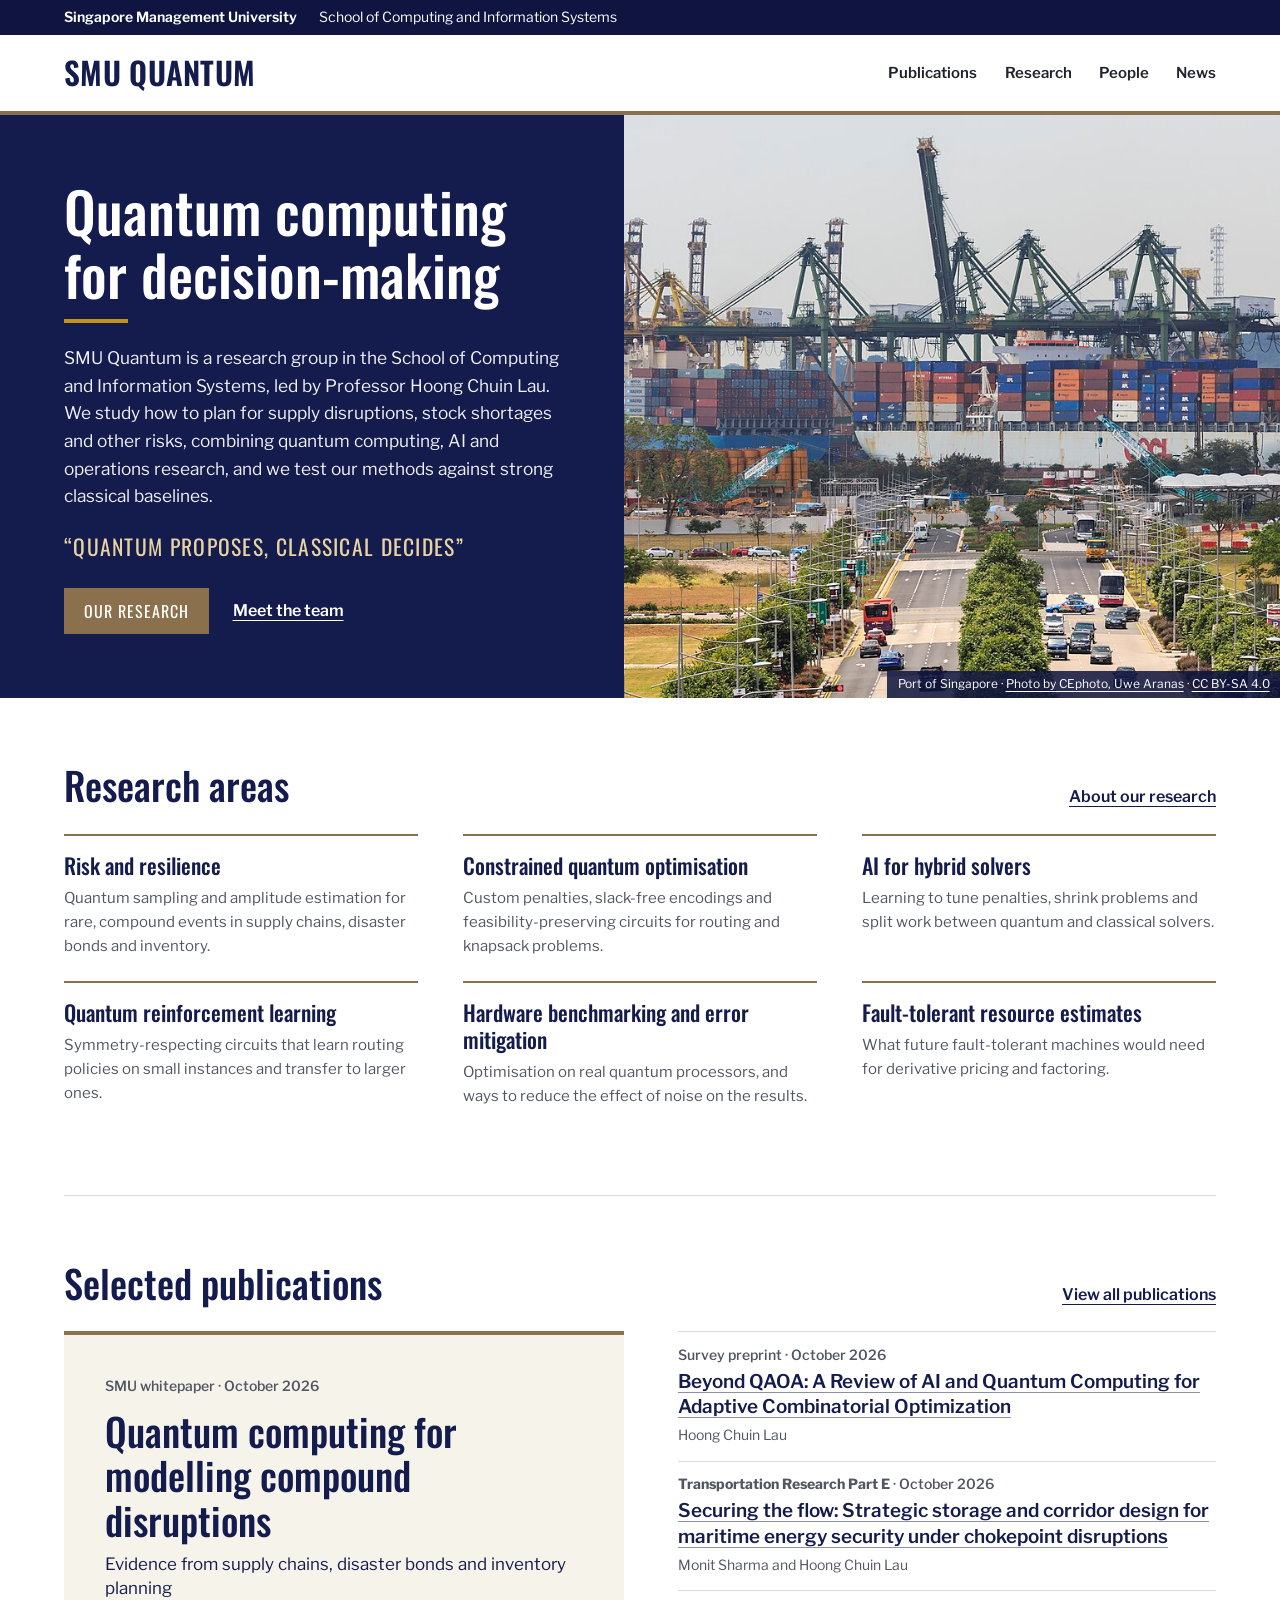
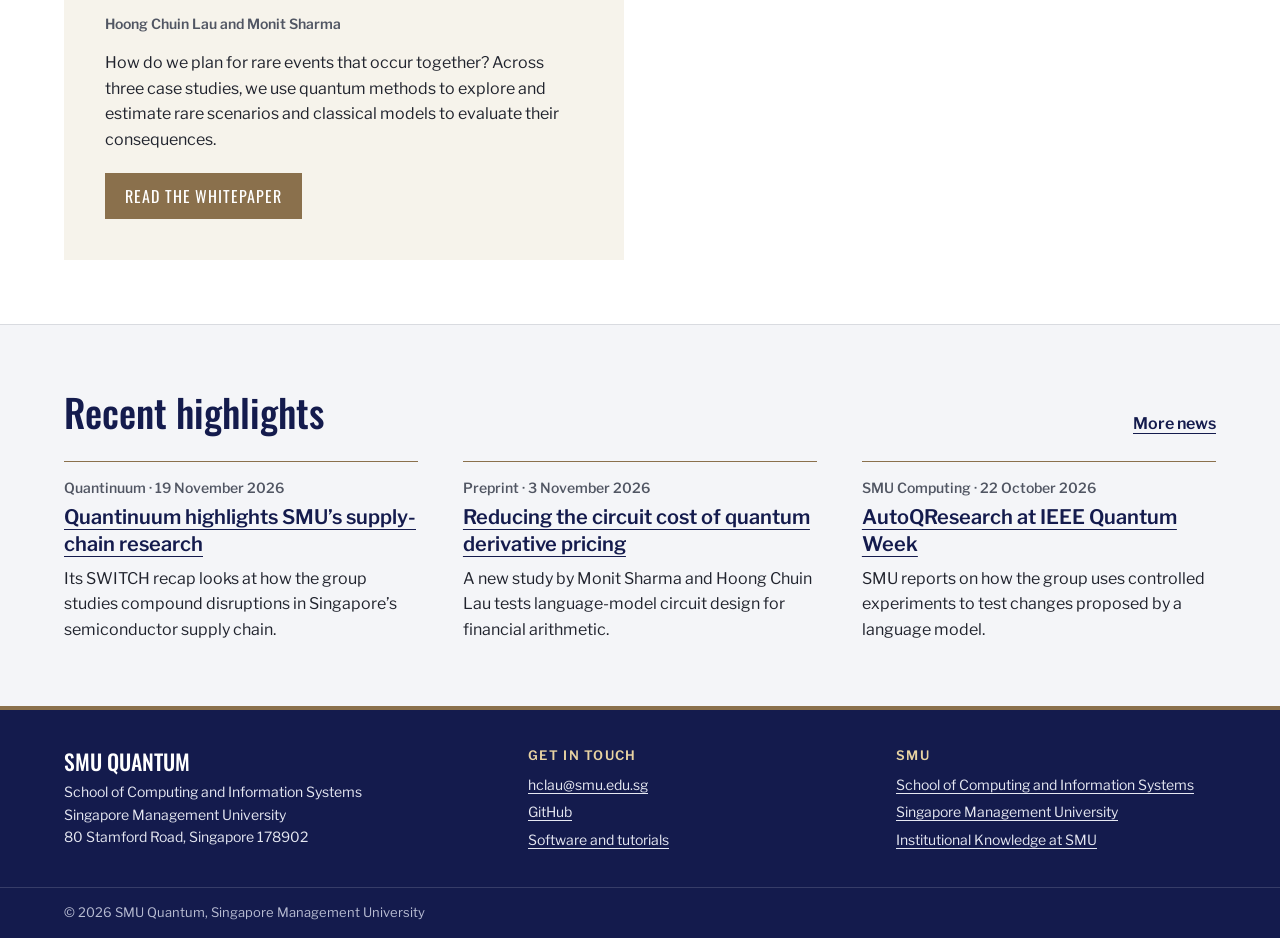
<file: index.html>
<!doctype html>
<html lang="en-SG">
<head>
  <meta charset="utf-8">
  <meta name="viewport" content="width=device-width, initial-scale=1">
  <meta name="description" content="SMU Quantum studies quantum computing, AI and operations research for optimisation and decision-making under uncertainty.">
  <meta name="theme-color" content="#141c52">
  <title>SMU Quantum | Singapore Management University</title>
  <link rel="preconnect" href="https://fonts.googleapis.com">
  <link rel="preconnect" href="https://fonts.gstatic.com" crossorigin>
  <link rel="stylesheet" href="https://fonts.googleapis.com/css2?family=Libre+Franklin:ital,wght@0,400;0,600;0,700;1,400&amp;family=Oswald:wght@400;500;600&amp;display=swap">
  <link rel="stylesheet" href="styles.css?v=52f2ac3000">
</head>
<body id="top">
  <a class="skip-link" href="#main">Skip to content</a>

  <header>
    <div class="university-bar">
      <div class="wrap university-links">
        <a href="https://www.smu.edu.sg/">Singapore Management University</a>
        <a href="https://computing.smu.edu.sg/">School of Computing and Information Systems</a>
      </div>
    </div>
    <div class="wrap site-header">
      <a class="group-name" href="index.html" aria-current="page">SMU Quantum</a>
      <nav aria-label="Main navigation">
        <ul class="nav-list">
          <li><a href="publications.html">Publications</a></li>
          <li><a href="research.html">Research</a></li>
          <li><a href="people.html">People</a></li>
          <li><a href="news.html">News</a></li>
        </ul>
      </nav>
    </div>
  </header>

  <main id="main" tabindex="-1">
    <section class="hero" aria-labelledby="research-statement">
      <div class="hero-grid">
        <div class="hero-copy">
          <h1 id="research-statement">Quantum computing for decision-making</h1>
          <p>SMU Quantum is a research group in the School of Computing and Information Systems, led by Professor Hoong Chuin Lau. We study how to plan for supply disruptions, stock shortages and other risks, combining quantum computing, AI and operations research, and we test our methods against strong classical baselines.</p>
          <p class="research-principle"><q cite="https://ink.library.smu.edu.sg/sis_research/11419/">Quantum proposes, classical decides</q></p>
          <p class="hero-actions"><a class="paper-button" href="research.html">Our research</a> <a href="people.html">Meet the team</a></p>
        </div>
        <figure class="hero-photo">
          <img src="assets/singapore-cargo-terminal.jpg" width="1280" height="701" alt="Container ships and gantry cranes at a Singapore cargo terminal">
          <figcaption>Port of Singapore · <a href="https://commons.wikimedia.org/wiki/File:Singapore_Cargo-Terminal-01.jpg">Photo by CEphoto, Uwe Aranas</a> · <a href="https://creativecommons.org/licenses/by-sa/4.0/">CC BY-SA 4.0</a></figcaption>
        </figure>
      </div>
    </section>

    <section class="wrap section" aria-labelledby="areas-title">
      <div class="section-heading">
        <h2 id="areas-title">Research areas</h2>
        <a href="research.html">About our research</a>
      </div>
      <ul class="area-grid">
        <li>
          <h3><a href="research.html#risk-title">Risk and resilience</a></h3>
          <p>Quantum sampling and amplitude estimation for rare, compound events in supply chains, disaster bonds and inventory.</p>
        </li>
        <li>
          <h3><a href="research.html#algorithms-title">Constrained quantum optimisation</a></h3>
          <p>Custom penalties, slack-free encodings and feasibility-preserving circuits for routing and knapsack problems.</p>
        </li>
        <li>
          <h3><a href="research.html#adaptive-title">AI for hybrid solvers</a></h3>
          <p>Learning to tune penalties, shrink problems and split work between quantum and classical solvers.</p>
        </li>
        <li>
          <h3><a href="research.html#learning-title">Quantum reinforcement learning</a></h3>
          <p>Symmetry-respecting circuits that learn routing policies on small instances and transfer to larger ones.</p>
        </li>
        <li>
          <h3><a href="research.html#hardware-title">Hardware benchmarking and error mitigation</a></h3>
          <p>Optimisation on real quantum processors, and ways to reduce the effect of noise on the results.</p>
        </li>
        <li>
          <h3><a href="research.html#resources-title">Fault-tolerant resource estimates</a></h3>
          <p>What future fault-tolerant machines would need for derivative pricing and factoring.</p>
        </li>
      </ul>
    </section>

    <section id="publications" class="wrap section section-ruled" aria-labelledby="publications-title">
      <div class="section-heading">
        <h2 id="publications-title">Selected publications</h2>
        <a href="publications.html">View all publications</a>
      </div>

      <div class="publication-layout">
        <article class="featured-paper">
          <p class="publication-meta">SMU whitepaper · October 2026</p>
          <h3>Quantum computing for modelling compound disruptions</h3>
          <p class="paper-subtitle">Evidence from supply chains, disaster bonds and inventory planning</p>
          <p class="authors">Hoong Chuin Lau and Monit Sharma</p>
          <p>How do we plan for rare events that occur together? Across three case studies, we use quantum methods to explore and estimate rare scenarios and classical models to evaluate their consequences.</p>
          <a class="paper-button" href="https://ink.library.smu.edu.sg/sis_research/11419/">Read the whitepaper</a>
        </article>

        <ul class="publication-list">
          <li>
            <p class="publication-meta">Survey preprint · October 2026</p>
            <h3><a href="https://arxiv.org/abs/2610.11759">Beyond QAOA: A Review of AI and Quantum Computing for Adaptive Combinatorial Optimization</a></h3>
            <p class="authors">Hoong Chuin Lau</p>
          </li>
          <li>
            <p class="publication-meta"><strong>Transportation Research Part E</strong> · October 2026</p>
            <h3><a href="https://doi.org/10.1016/j.tre.2026.105296">Securing the flow: Strategic storage and corridor design for maritime energy security under chokepoint disruptions</a></h3>
            <p class="authors">Monit Sharma and Hoong Chuin Lau</p>
          </li>
        </ul>
      </div>
    </section>

    <section class="highlights" aria-labelledby="highlights-title">
      <div class="wrap section">
        <div class="section-heading">
          <h2 id="highlights-title">Recent highlights</h2>
          <a href="news.html">More news</a>
        </div>
        <div class="highlight-grid">
          <article>
            <p class="publication-meta">Quantinuum · <time datetime="2026-11-19">19 November 2026</time></p>
            <h3><a href="news.html#quantinuum-switch">Quantinuum highlights SMU’s supply-chain research</a></h3>
            <p>Its SWITCH recap looks at how the group studies compound disruptions in Singapore’s semiconductor supply chain.</p>
          </article>
          <article>
            <p class="publication-meta">Preprint · <time datetime="2026-11-03">3 November 2026</time></p>
            <h3><a href="publications.html#derivative-pricing">Reducing the circuit cost of quantum derivative pricing</a></h3>
            <p>A new study by Monit Sharma and Hoong Chuin Lau tests language-model circuit design for financial arithmetic.</p>
          </article>
          <article>
            <p class="publication-meta">SMU Computing · <time datetime="2026-10-22">22 October 2026</time></p>
            <h3><a href="news.html#autoqresearch-coverage">AutoQResearch at IEEE Quantum Week</a></h3>
            <p>SMU reports on how the group uses controlled experiments to test changes proposed by a language model.</p>
          </article>
        </div>
      </div>
    </section>
  </main>

  <footer class="site-footer">
    <div class="wrap footer-inner">
      <div>
        <p class="footer-name">SMU Quantum</p>
        <address>School of Computing and Information Systems<br>Singapore Management University<br>80 Stamford Road, Singapore 178902</address>
      </div>
      <div>
        <h2>Get in touch</h2>
        <ul>
          <li><a href="mailto:hclau@smu.edu.sg">hclau@smu.edu.sg</a></li>
          <li><a href="https://github.com/SMU-Quantum">GitHub</a></li>
          <li><a href="software.html">Software and tutorials</a></li>
        </ul>
      </div>
      <div>
        <h2>SMU</h2>
        <ul>
          <li><a href="https://computing.smu.edu.sg/">School of Computing and Information Systems</a></li>
          <li><a href="https://www.smu.edu.sg/">Singapore Management University</a></li>
          <li><a href="https://ink.library.smu.edu.sg/sis_research/">Institutional Knowledge at SMU</a></li>
        </ul>
      </div>
    </div>
    <div class="footer-base">
      <p class="wrap">© 2026 SMU Quantum, Singapore Management University</p>
    </div>
  </footer>
</body>
</html>
</file>
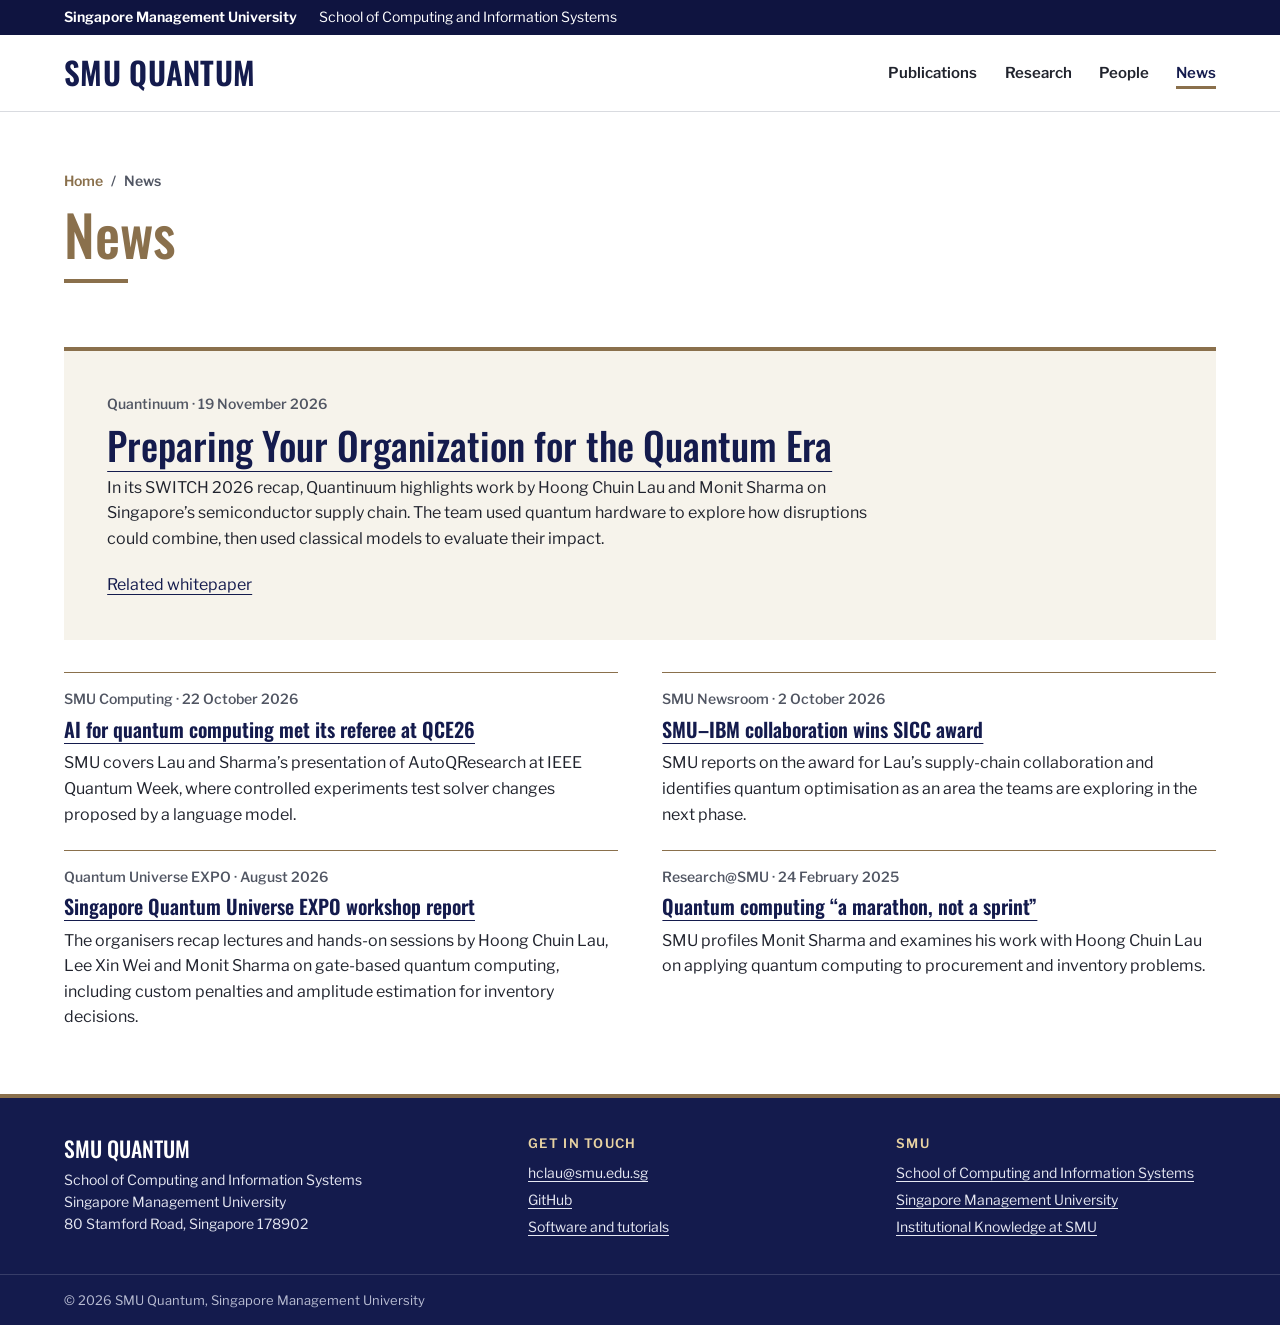
<file: news.html>
<!doctype html>
<html lang="en-SG">
<head>
  <meta charset="utf-8">
  <meta name="viewport" content="width=device-width, initial-scale=1">
  <meta name="description" content="News, partner coverage and event reports featuring the SMU Quantum group.">
  <meta name="theme-color" content="#141c52">
  <title>News | SMU Quantum</title>
  <link rel="preconnect" href="https://fonts.googleapis.com">
  <link rel="preconnect" href="https://fonts.gstatic.com" crossorigin>
  <link rel="stylesheet" href="https://fonts.googleapis.com/css2?family=Libre+Franklin:ital,wght@0,400;0,600;0,700;1,400&amp;family=Oswald:wght@400;500;600&amp;display=swap">
  <link rel="stylesheet" href="styles.css?v=52f2ac3000">
</head>
<body id="top">
  <a class="skip-link" href="#main">Skip to content</a>

  <header>
    <div class="university-bar">
      <div class="wrap university-links">
        <a href="https://www.smu.edu.sg/">Singapore Management University</a>
        <a href="https://computing.smu.edu.sg/">School of Computing and Information Systems</a>
      </div>
    </div>
    <div class="wrap site-header">
      <a class="group-name" href="index.html">SMU Quantum</a>
      <nav aria-label="Main navigation">
        <ul class="nav-list">
          <li><a href="publications.html">Publications</a></li>
          <li><a href="research.html">Research</a></li>
          <li><a href="people.html">People</a></li>
          <li><a href="news.html" aria-current="page">News</a></li>
        </ul>
      </nav>
    </div>
  </header>

  <main id="main" tabindex="-1">
    <div class="page-title">
      <div class="wrap">
        <nav aria-label="Breadcrumb"><ol class="breadcrumb"><li><a href="index.html">Home</a></li><li aria-current="page">News</li></ol></nav>
        <h1>News</h1>
      </div>
    </div>

    <div class="wrap section">
      <article class="news-feature" id="quantinuum-switch">
        <p class="publication-meta">Quantinuum · <time datetime="2026-11-19">19 November 2026</time></p>
        <h2><a href="https://www.quantinuum.com/blog/preparing-your-organization-for-the-quantum-era">Preparing Your Organization for the Quantum Era</a></h2>
        <p>In its SWITCH 2026 recap, Quantinuum highlights work by Hoong Chuin Lau and Monit Sharma on Singapore’s semiconductor supply chain. The team used quantum hardware to explore how disruptions could combine, then used classical models to evaluate their impact.</p>
        <a class="section-link" href="publications.html#whitepaper">Related whitepaper</a>
      </article>

      <div class="news-feed">
        <article id="autoqresearch-coverage">
          <p class="publication-meta">SMU Computing · <time datetime="2026-10-22">22 October 2026</time></p>
          <h2><a href="https://computing.smu.edu.sg/news/2026/oct/22/ai-quantum-computing-met-its-referee-qce26">AI for quantum computing met its referee at QCE26</a></h2>
          <p>SMU covers Lau and Sharma’s presentation of AutoQResearch at IEEE Quantum Week, where controlled experiments test solver changes proposed by a language model.</p>
        </article>
        <article id="smu-ibm-collaboration">
          <p class="publication-meta">SMU Newsroom · <time datetime="2026-10-02">2 October 2026</time></p>
          <h2><a href="https://news.smu.edu.sg/news/2026/10/02/smu-ibm-collaboration-wins-sicc-award-after-turning-pandemic-supply-chain-challenge">SMU–IBM collaboration wins SICC award</a></h2>
          <p>SMU reports on the award for Lau’s supply-chain collaboration and identifies quantum optimisation as an area the teams are exploring in the next phase.</p>
        </article>
        <article id="quantum-expo">
          <p class="publication-meta">Quantum Universe EXPO · <time datetime="2026-08">August 2026</time></p>
          <h2><a href="https://altema.is.tohoku.ac.jp/expo/reports/sg/en/">Singapore Quantum Universe EXPO workshop report</a></h2>
          <p>The organisers recap lectures and hands-on sessions by Hoong Chuin Lau, Lee Xin Wei and Monit Sharma on gate-based quantum computing, including custom penalties and amplitude estimation for inventory decisions.</p>
        </article>
        <article id="smu-research-profile">
          <p class="publication-meta">Research@SMU · <time datetime="2025-02-24">24 February 2025</time></p>
          <h2><a href="https://research.smu.edu.sg/news/2025/feb/quantum-computing-marathon-not-sprint">Quantum computing “a marathon, not a sprint”</a></h2>
          <p>SMU profiles Monit Sharma and examines his work with Hoong Chuin Lau on applying quantum computing to procurement and inventory problems.</p>
        </article>
      </div>
    </div>
  </main>

  <footer class="site-footer">
    <div class="wrap footer-inner">
      <div>
        <p class="footer-name">SMU Quantum</p>
        <address>School of Computing and Information Systems<br>Singapore Management University<br>80 Stamford Road, Singapore 178902</address>
      </div>
      <div>
        <h2>Get in touch</h2>
        <ul>
          <li><a href="mailto:hclau@smu.edu.sg">hclau@smu.edu.sg</a></li>
          <li><a href="https://github.com/SMU-Quantum">GitHub</a></li>
          <li><a href="software.html">Software and tutorials</a></li>
        </ul>
      </div>
      <div>
        <h2>SMU</h2>
        <ul>
          <li><a href="https://computing.smu.edu.sg/">School of Computing and Information Systems</a></li>
          <li><a href="https://www.smu.edu.sg/">Singapore Management University</a></li>
          <li><a href="https://ink.library.smu.edu.sg/sis_research/">Institutional Knowledge at SMU</a></li>
        </ul>
      </div>
    </div>
    <div class="footer-base">
      <p class="wrap">© 2026 SMU Quantum, Singapore Management University</p>
    </div>
  </footer>
</body>
</html>
</file>
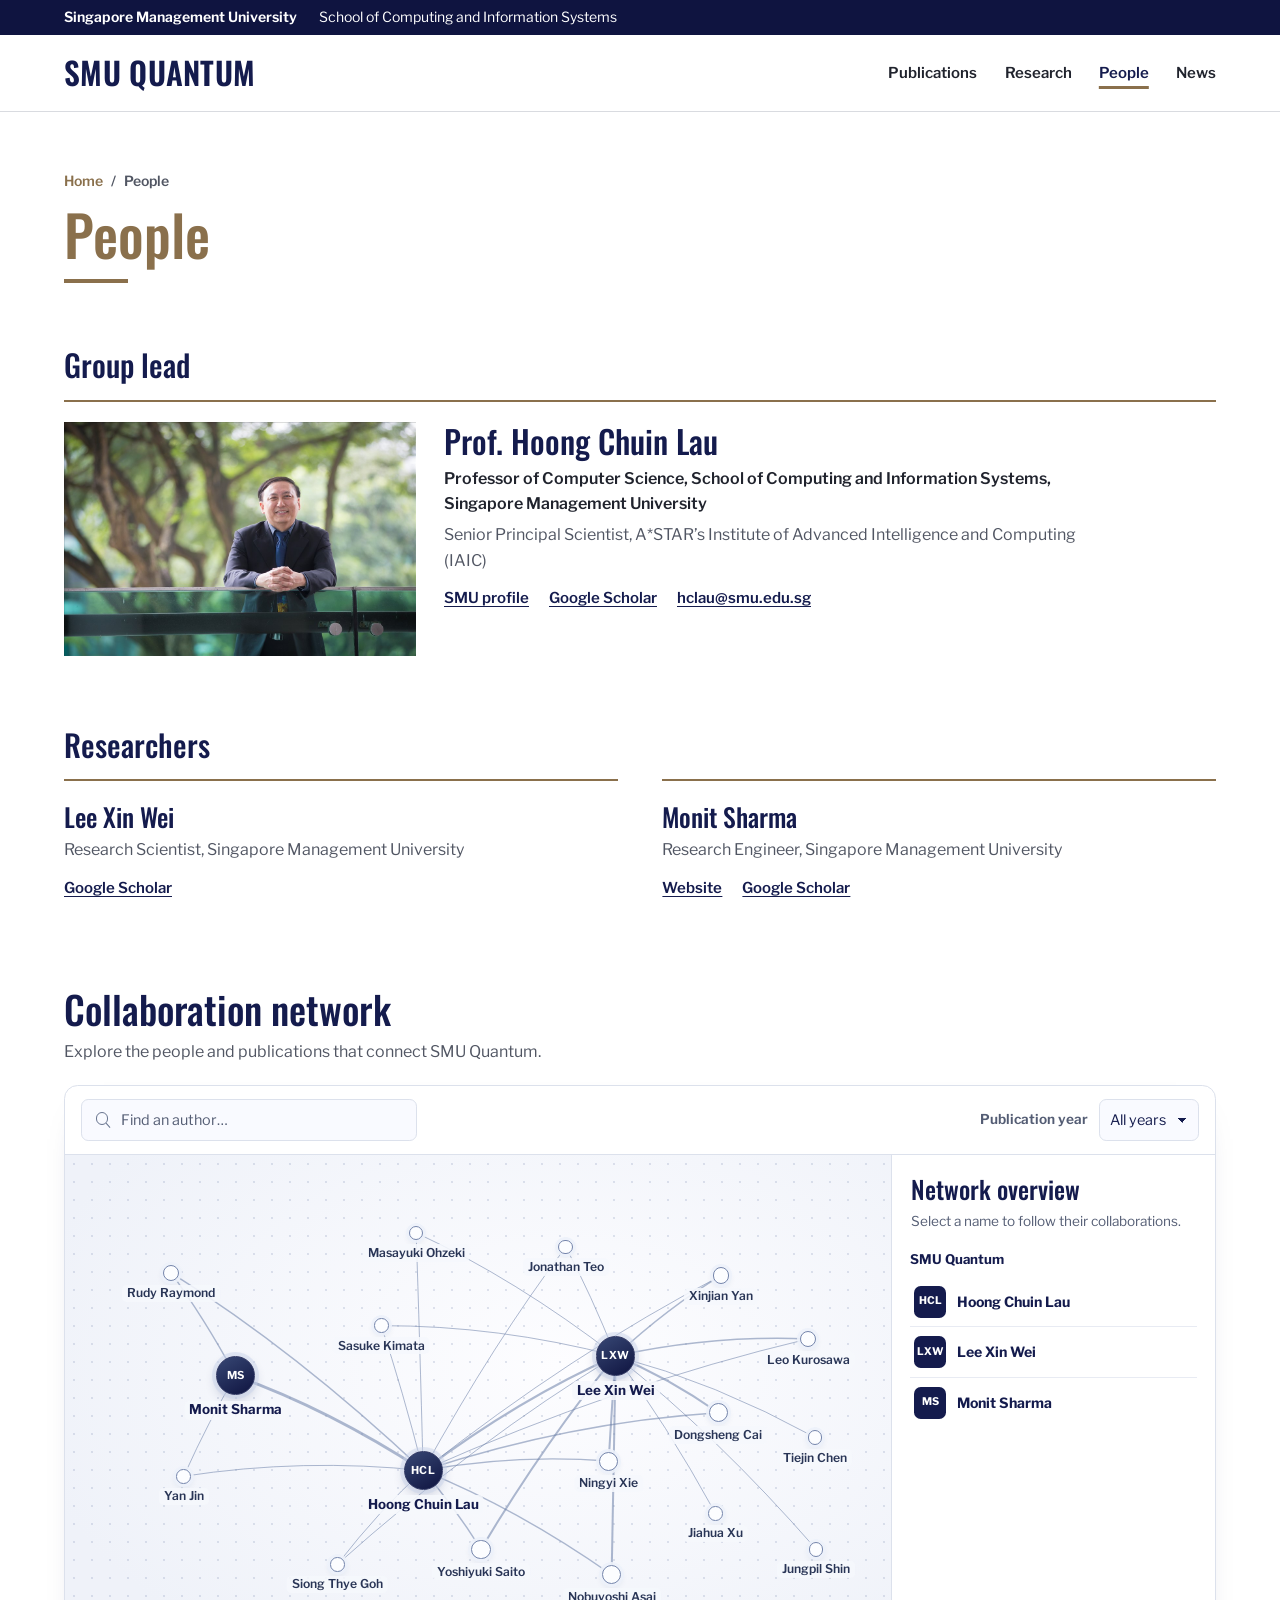
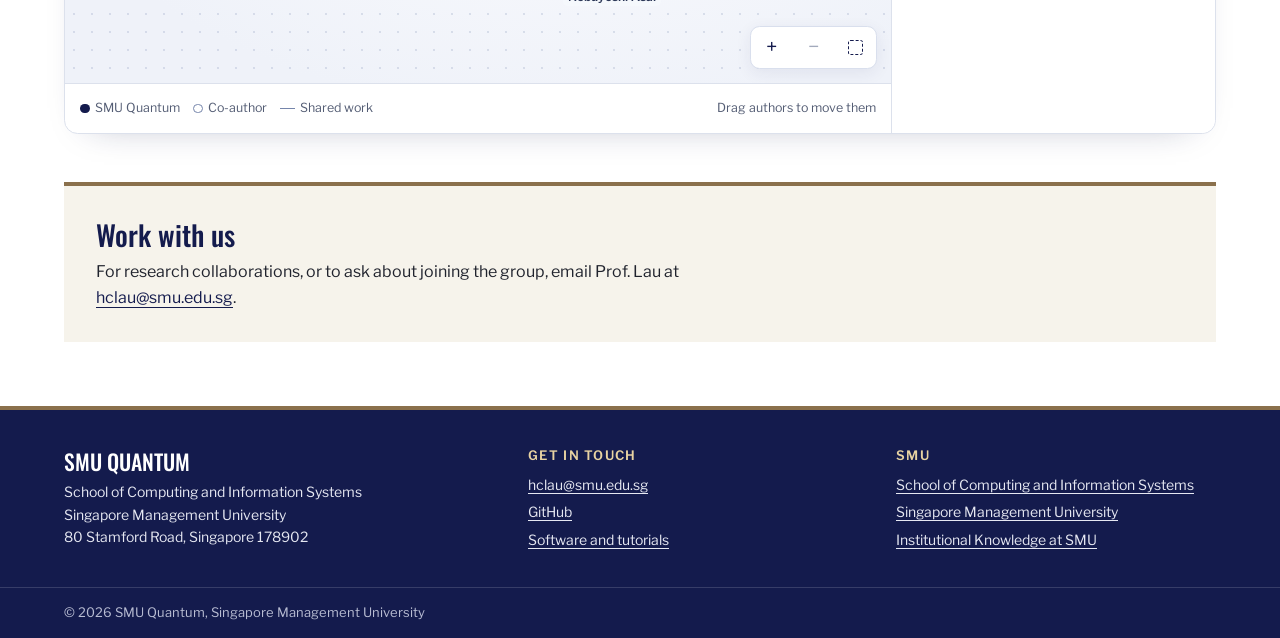
<file: people.html>
<!doctype html>
<html lang="en-SG">
<head>
  <meta charset="utf-8">
  <meta name="viewport" content="width=device-width, initial-scale=1">
  <meta name="description" content="Meet the SMU Quantum team and explore its research collaboration network.">
  <meta name="theme-color" content="#141c52">
  <title>People | SMU Quantum</title>
  <link rel="preconnect" href="https://fonts.googleapis.com">
  <link rel="preconnect" href="https://fonts.gstatic.com" crossorigin>
  <link rel="stylesheet" href="https://fonts.googleapis.com/css2?family=Libre+Franklin:ital,wght@0,400;0,600;0,700;1,400&amp;family=Oswald:wght@400;500;600&amp;display=swap">
  <link rel="stylesheet" href="styles.css?v=portrait-2">
  <link rel="stylesheet" href="collaborators.css?v=3">
  <script src="collaborators.js?v=4" defer></script>
</head>
<body id="top">
  <a class="skip-link" href="#main">Skip to content</a>

  <header>
    <div class="university-bar">
      <div class="wrap university-links">
        <a href="https://www.smu.edu.sg/">Singapore Management University</a>
        <a href="https://computing.smu.edu.sg/">School of Computing and Information Systems</a>
      </div>
    </div>
    <div class="wrap site-header">
      <a class="group-name" href="index.html">SMU Quantum</a>
      <nav aria-label="Main navigation">
        <ul class="nav-list">
          <li><a href="publications.html">Publications</a></li>
          <li><a href="research.html">Research</a></li>
          <li><a href="people.html" aria-current="page">People</a></li>
          <li><a href="news.html">News</a></li>
        </ul>
      </nav>
    </div>
  </header>

  <main id="main" tabindex="-1">
    <div class="page-title">
      <div class="wrap">
        <nav aria-label="Breadcrumb"><ol class="breadcrumb"><li><a href="index.html">Home</a></li><li aria-current="page">People</li></ol></nav>
        <h1>People</h1>
      </div>
    </div>

    <div class="wrap section">
      <section aria-labelledby="lead-title">
        <h2 id="lead-title" class="people-heading">Group lead</h2>
        <article class="person person-lead">
          <img class="person-lead-portrait" src="assets/hoong-chuin-lau.jpg" width="1080" height="720" alt="Portrait of Prof. Hoong Chuin Lau">
          <div>
            <h3>Prof. Hoong Chuin Lau</h3>
            <p>Professor of Computer Science, School of Computing and Information Systems, Singapore Management University</p>
            <p>Senior Principal Scientist, A*STAR’s Institute of Advanced Intelligence and Computing (IAIC)</p>
            <ul class="profile-links">
              <li><a href="https://faculty.smu.edu.sg/profile/lau-hoong-chuin-631">SMU profile</a></li>
              <li><a href="https://scholar.google.com/citations?user=2YZITOgAAAAJ&amp;hl=en">Google Scholar</a></li>
              <li><a href="mailto:hclau@smu.edu.sg">hclau@smu.edu.sg</a></li>
            </ul>
          </div>
        </article>
      </section>

      <section aria-labelledby="researchers-title">
        <h2 id="researchers-title" class="people-heading">Researchers</h2>
        <div class="people-grid">
          <article class="person">
            <h3>Lee Xin Wei</h3>
            <p>Research Scientist, Singapore Management University</p>
            <ul class="profile-links">
              <li><a href="https://scholar.google.com/citations?user=TzM9fkQAAAAJ&amp;hl=en">Google Scholar</a></li>
            </ul>
          </article>
          <article class="person">
            <h3>Monit Sharma</h3>
            <p>Research Engineer, Singapore Management University</p>
            <ul class="profile-links">
              <li><a href="https://monitsharma.github.io/portfolio/">Website</a></li>
              <li><a href="https://scholar.google.com/citations?user=Q3vRb9oAAAAJ&amp;hl=en">Google Scholar</a></li>
            </ul>
          </article>
        </div>
      </section>

      <section class="collaboration-section" id="collaborators" aria-labelledby="collaborators-title">
        <h2 id="collaborators-title">Collaboration network</h2>
        <p class="collaboration-intro">Explore the people and publications that connect SMU Quantum.</p>
        <div class="network-explorer" id="collaboration-network" hidden>
          <div class="network-toolbar">
            <div class="network-search" role="search" aria-label="Find an author">
              <label class="network-visually-hidden" for="network-query">Find an author</label>
              <span class="network-search-icon" aria-hidden="true"></span>
              <input type="search" id="network-query" placeholder="Find an author…" autocomplete="off" aria-controls="network-results">
              <div class="network-results" id="network-results" hidden></div>
            </div>
            <div class="network-year">
              <label for="network-year">Publication year</label>
              <select id="network-year"><option value="">All years</option></select>
            </div>
          </div>
          <div class="network-workspace">
            <div class="network-figure">
              <p class="network-visually-hidden" id="network-keyboard-help">Use the arrow keys to pan the map or Home to fit it to the view. Focus an author and use Shift with the arrow keys to move them.</p>
              <div class="network-plot" id="collaboration-plot" role="group" aria-label="Co-authorship map" aria-describedby="network-keyboard-help" tabindex="0">
                <canvas aria-hidden="true"></canvas>
                <div class="network-controls" role="group" aria-label="Map controls">
                  <button type="button" id="network-zoom-in" aria-label="Zoom in" title="Zoom in"><span aria-hidden="true">+</span></button>
                  <button type="button" id="network-zoom-out" aria-label="Zoom out" title="Zoom out"><span aria-hidden="true">−</span></button>
                  <button type="button" id="network-fit" aria-label="Fit network to view" title="Fit network to view"><span class="network-fit-icon" aria-hidden="true"></span></button>
                </div>
              </div>
              <div class="network-map-footer">
                <ul class="network-legend" aria-label="Map legend">
                  <li><span class="network-legend-member" aria-hidden="true"></span>SMU Quantum</li>
                  <li><span class="network-legend-author" aria-hidden="true"></span>Co-author</li>
                  <li><span class="network-legend-line" aria-hidden="true"></span>Shared work</li>
                </ul>
                <div class="network-map-actions">
                  <span class="network-map-hint" id="network-map-hint">Drag authors to move them</span>
                  <button class="network-layout-reset" id="network-layout-reset" type="button" hidden>Reset layout</button>
                  <a class="network-detail-link" id="network-detail-link" href="#collaboration-details" hidden>View author details</a>
                </div>
              </div>
            </div>
            <div id="collaboration-details" class="network-details" role="region" aria-label="Network details" tabindex="-1"></div>
          </div>
          <p id="network-announcement" class="network-visually-hidden" role="status"></p>
        </div>
        <p class="collaboration-fallback" id="collaboration-fallback">See the bylines on the <a href="publications.html">publications page</a> for the group’s co-authors.</p>
      </section>

      <aside class="contact-panel" aria-labelledby="contact-title">
        <h2 id="contact-title">Work with us</h2>
        <p>For research collaborations, or to ask about joining the group, email Prof. Lau at <a href="mailto:hclau@smu.edu.sg">hclau@smu.edu.sg</a>.</p>
      </aside>
    </div>
  </main>

  <footer class="site-footer">
    <div class="wrap footer-inner">
      <div>
        <p class="footer-name">SMU Quantum</p>
        <address>School of Computing and Information Systems<br>Singapore Management University<br>80 Stamford Road, Singapore 178902</address>
      </div>
      <div>
        <h2>Get in touch</h2>
        <ul>
          <li><a href="mailto:hclau@smu.edu.sg">hclau@smu.edu.sg</a></li>
          <li><a href="https://github.com/SMU-Quantum">GitHub</a></li>
          <li><a href="software.html">Software and tutorials</a></li>
        </ul>
      </div>
      <div>
        <h2>SMU</h2>
        <ul>
          <li><a href="https://computing.smu.edu.sg/">School of Computing and Information Systems</a></li>
          <li><a href="https://www.smu.edu.sg/">Singapore Management University</a></li>
          <li><a href="https://ink.library.smu.edu.sg/sis_research/">Institutional Knowledge at SMU</a></li>
        </ul>
      </div>
    </div>
    <div class="footer-base">
      <p class="wrap">© 2026 SMU Quantum, Singapore Management University</p>
    </div>
  </footer>
</body>
</html>
</file>
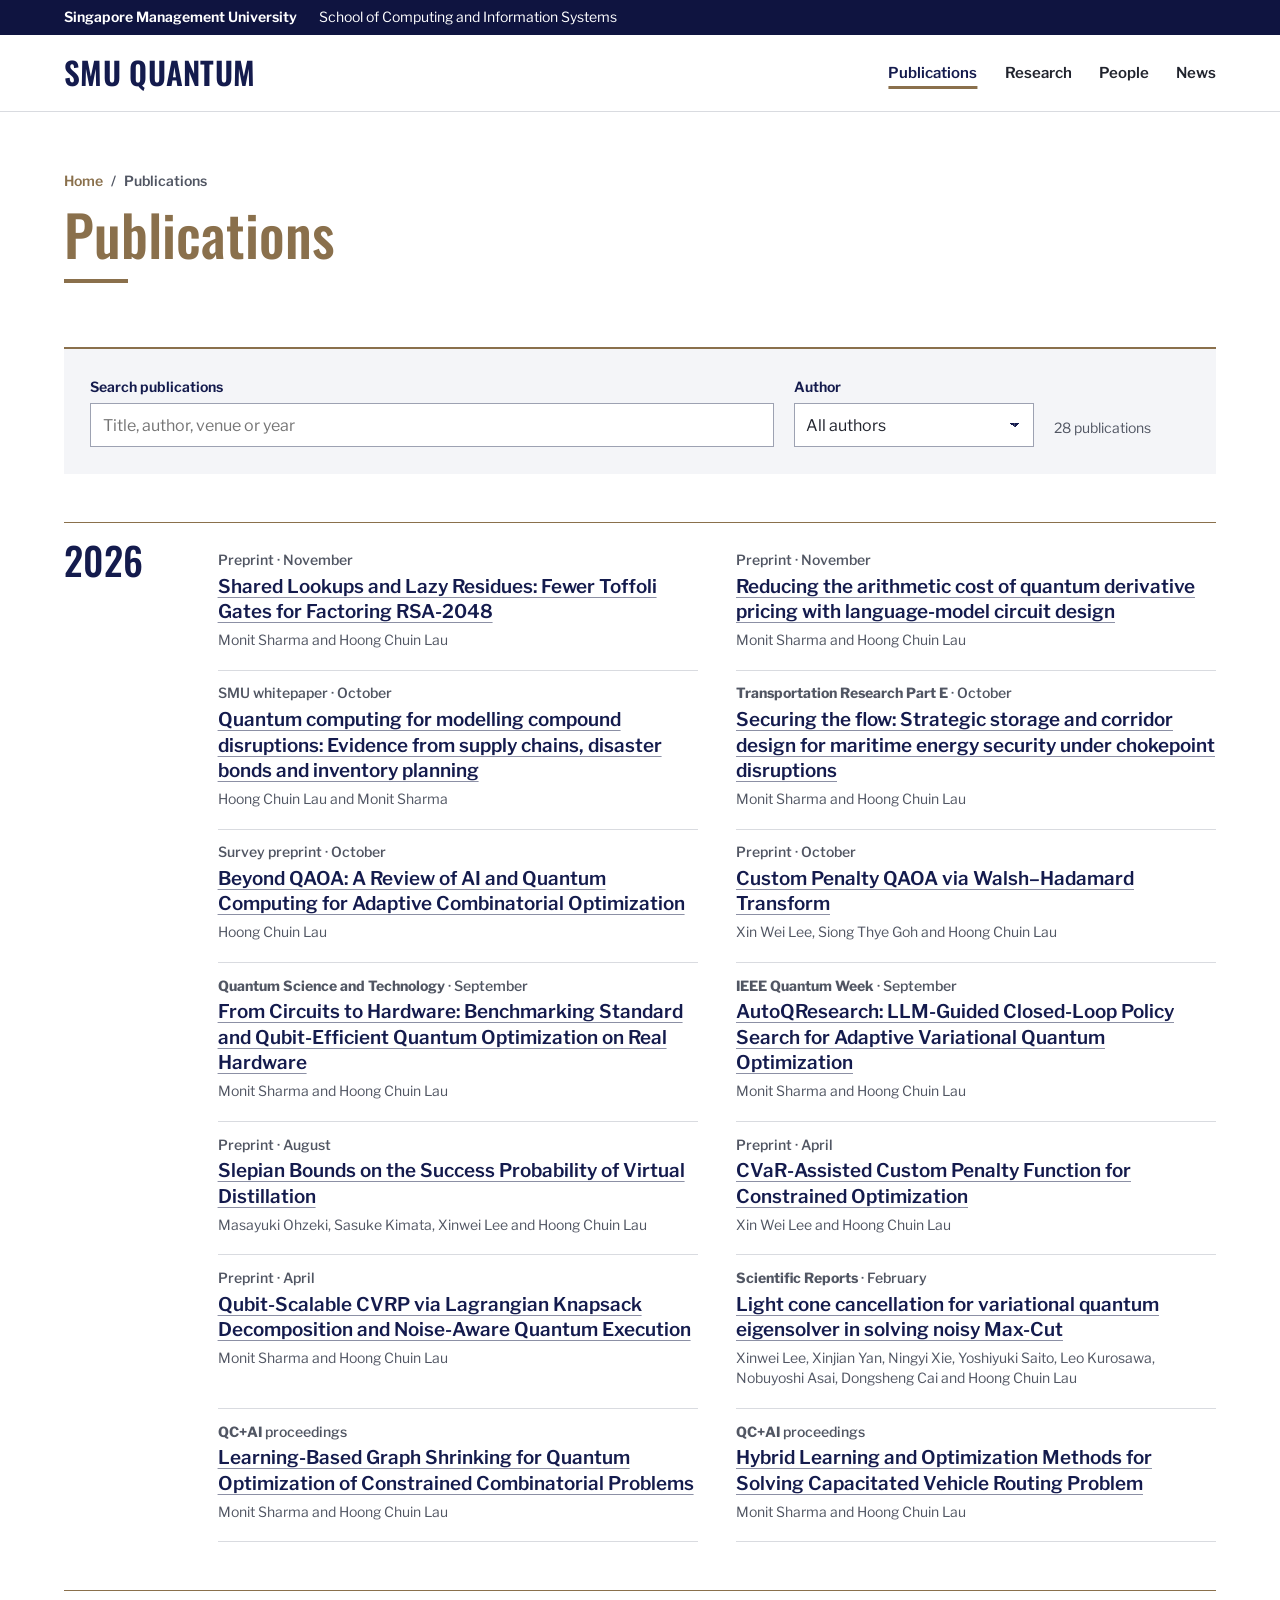
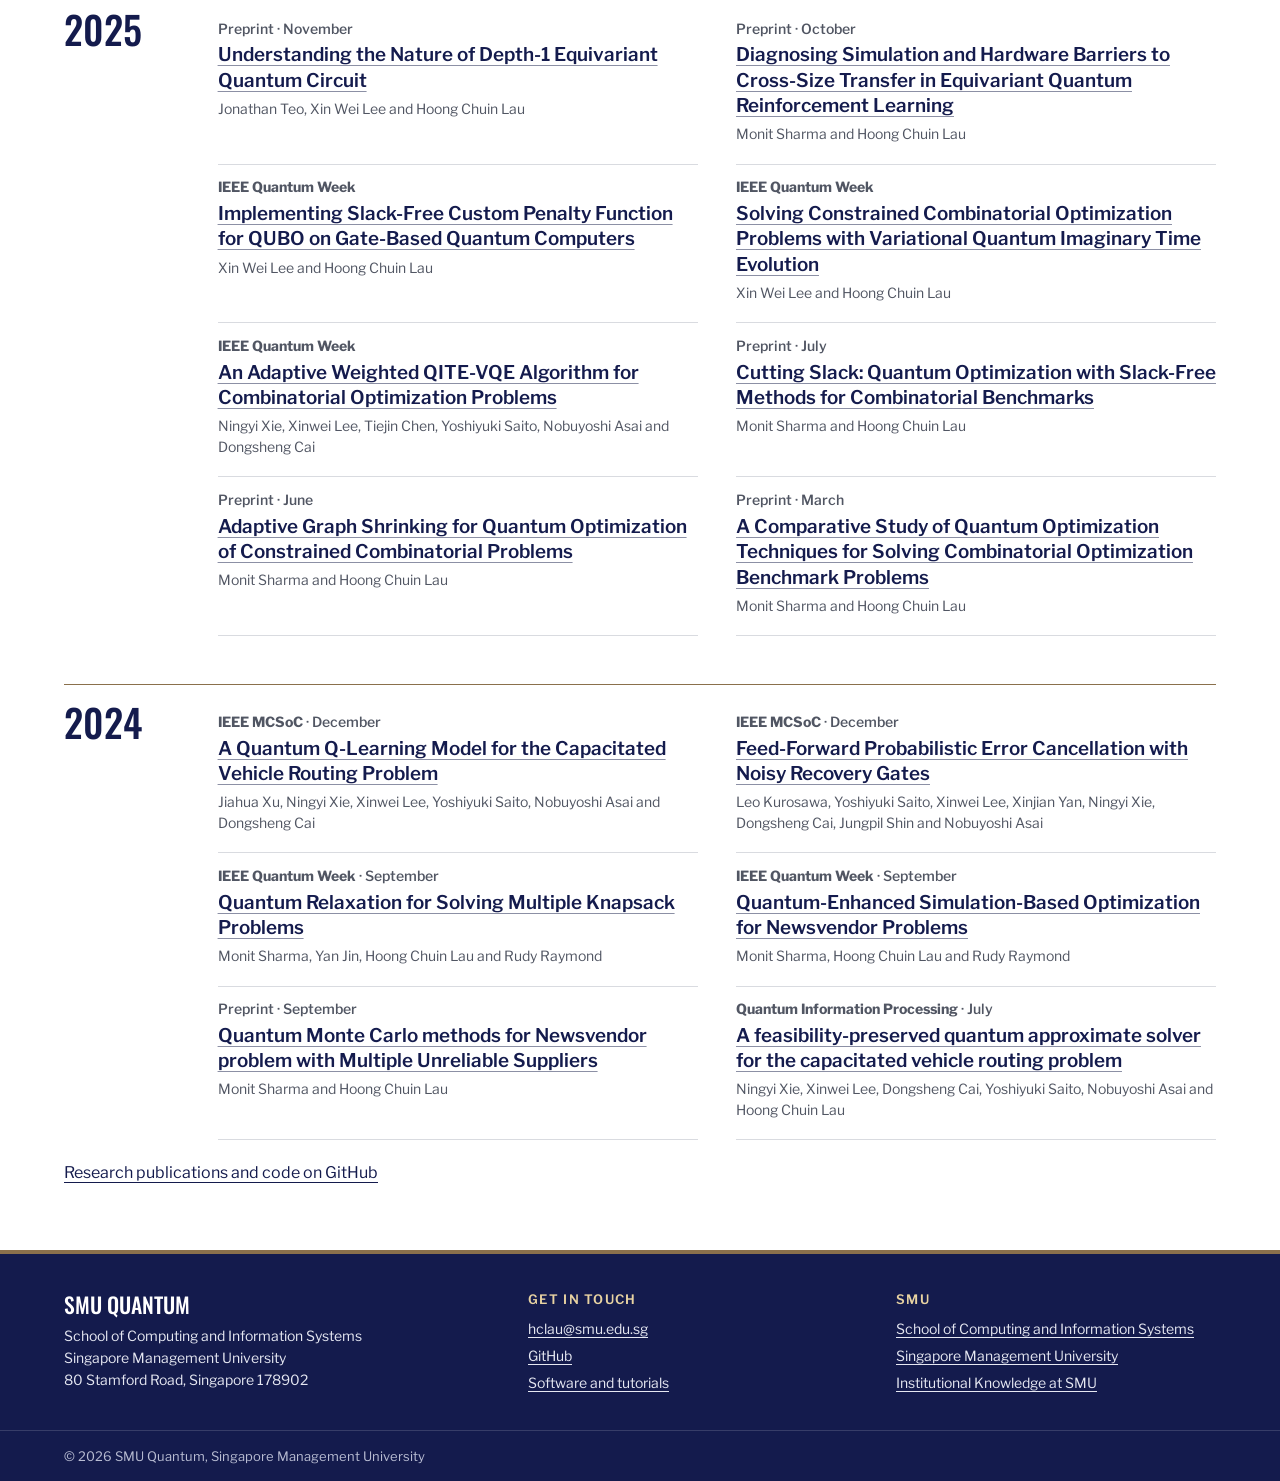
<file: publications.html>
<!doctype html>
<html lang="en-SG">
<head>
  <meta charset="utf-8">
  <meta name="viewport" content="width=device-width, initial-scale=1">
  <meta name="description" content="Papers, reports and preprints from SMU Quantum on quantum computing, AI and operations research.">
  <meta name="theme-color" content="#141c52">
  <title>Publications | SMU Quantum</title>
  <link rel="preconnect" href="https://fonts.googleapis.com">
  <link rel="preconnect" href="https://fonts.gstatic.com" crossorigin>
  <link rel="stylesheet" href="https://fonts.googleapis.com/css2?family=Libre+Franklin:ital,wght@0,400;0,600;0,700;1,400&amp;family=Oswald:wght@400;500;600&amp;display=swap">
  <link rel="stylesheet" href="styles.css?v=52f2ac3000">
  <script src="publications.js" defer></script>
</head>
<body id="top">
  <a class="skip-link" href="#main">Skip to content</a>

  <header>
    <div class="university-bar">
      <div class="wrap university-links">
        <a href="https://www.smu.edu.sg/">Singapore Management University</a>
        <a href="https://computing.smu.edu.sg/">School of Computing and Information Systems</a>
      </div>
    </div>
    <div class="wrap site-header">
      <a class="group-name" href="index.html">SMU Quantum</a>
      <nav aria-label="Main navigation">
        <ul class="nav-list">
          <li><a href="publications.html" aria-current="page">Publications</a></li>
          <li><a href="research.html">Research</a></li>
          <li><a href="people.html">People</a></li>
          <li><a href="news.html">News</a></li>
        </ul>
      </nav>
    </div>
  </header>

  <main id="main" tabindex="-1">
    <div class="page-title">
      <div class="wrap">
        <nav aria-label="Breadcrumb"><ol class="breadcrumb"><li><a href="index.html">Home</a></li><li aria-current="page">Publications</li></ol></nav>
        <h1>Publications</h1>
      </div>
    </div>

    <div class="wrap section">
      <div class="publication-filters" id="publication-filters" hidden>
        <div>
          <label for="publication-search">Search publications</label>
          <input id="publication-search" type="search" placeholder="Title, author, venue or year">
        </div>
        <div>
          <label for="publication-author">Author</label>
          <select id="publication-author">
            <option value="">All authors</option>
            <option value="lau">Hoong Chuin Lau</option>
            <option value="lee">Lee Xin Wei</option>
            <option value="sharma">Monit Sharma</option>
          </select>
        </div>
        <p id="publication-results" role="status"></p>
      </div>

      <section class="publication-year" aria-labelledby="year-2026" data-publication-year="2026">
        <h2 id="year-2026">2026</h2>
        <ul class="publication-list">
          <li id="resource-estimates" data-authors="sharma lau">
            <p class="publication-meta">Preprint · November</p>
            <h3><a href="https://arxiv.org/abs/2611.08907">Shared Lookups and Lazy Residues: Fewer Toffoli Gates for Factoring RSA-2048</a></h3>
            <p class="authors">Monit Sharma and Hoong Chuin Lau</p>
          </li>
          <li id="derivative-pricing" data-authors="sharma lau">
            <p class="publication-meta">Preprint · November</p>
            <h3><a href="https://arxiv.org/abs/2611.04431">Reducing the arithmetic cost of quantum derivative pricing with language-model circuit design</a></h3>
            <p class="authors">Monit Sharma and Hoong Chuin Lau</p>
          </li>
          <li id="whitepaper" data-authors="lau sharma">
            <p class="publication-meta">SMU whitepaper · October</p>
            <h3><a href="https://ink.library.smu.edu.sg/sis_research/11419/">Quantum computing for modelling compound disruptions: Evidence from supply chains, disaster bonds and inventory planning</a></h3>
            <p class="authors">Hoong Chuin Lau and Monit Sharma</p>
          </li>
          <li id="maritime" data-authors="sharma lau">
            <p class="publication-meta"><strong>Transportation Research Part E</strong> · October</p>
            <h3><a href="https://doi.org/10.1016/j.tre.2026.105296">Securing the flow: Strategic storage and corridor design for maritime energy security under chokepoint disruptions</a></h3>
            <p class="authors">Monit Sharma and Hoong Chuin Lau</p>
          </li>
          <li id="survey" data-authors="lau">
            <p class="publication-meta">Survey preprint · October</p>
            <h3><a href="https://arxiv.org/abs/2610.11759">Beyond QAOA: A Review of AI and Quantum Computing for Adaptive Combinatorial Optimization</a></h3>
            <p class="authors">Hoong Chuin Lau</p>
          </li>
          <li id="penalty-qaoa" data-authors="lee lau">
            <p class="publication-meta">Preprint · October</p>
            <h3><a href="https://arxiv.org/abs/2610.04908">Custom Penalty QAOA via Walsh–Hadamard Transform</a></h3>
            <p class="authors">Xin Wei Lee, Siong Thye Goh and Hoong Chuin Lau</p>
          </li>
          <li id="hardware" data-authors="sharma lau">
            <p class="publication-meta"><strong>Quantum Science and Technology</strong> · September</p>
            <h3><a href="https://arxiv.org/abs/2607.11637">From Circuits to Hardware: Benchmarking Standard and Qubit-Efficient Quantum Optimization on Real Hardware</a></h3>
            <p class="authors">Monit Sharma and Hoong Chuin Lau</p>
          </li>
          <li id="autoqresearch" data-authors="sharma lau">
            <p class="publication-meta"><strong>IEEE Quantum Week</strong> · September</p>
            <h3><a href="https://ink.library.smu.edu.sg/sis_research/11412/">AutoQResearch: LLM-Guided Closed-Loop Policy Search for Adaptive Variational Quantum Optimization</a></h3>
            <p class="authors">Monit Sharma and Hoong Chuin Lau</p>
          </li>
          <li id="virtual-distillation" data-authors="lee lau">
            <p class="publication-meta">Preprint · August</p>
            <h3><a href="https://arxiv.org/abs/2608.21342">Slepian Bounds on the Success Probability of Virtual Distillation</a></h3>
            <p class="authors">Masayuki Ohzeki, Sasuke Kimata, Xinwei Lee and Hoong Chuin Lau</p>
          </li>
          <li id="cvar-penalties" data-authors="lee lau">
            <p class="publication-meta">Preprint · April</p>
            <h3><a href="https://arxiv.org/abs/2604.20088">CVaR-Assisted Custom Penalty Function for Constrained Optimization</a></h3>
            <p class="authors">Xin Wei Lee and Hoong Chuin Lau</p>
          </li>
          <li id="qubit-scalable-routing" data-authors="sharma lau">
            <p class="publication-meta">Preprint · April</p>
            <h3><a href="https://arxiv.org/abs/2604.22194">Qubit-Scalable CVRP via Lagrangian Knapsack Decomposition and Noise-Aware Quantum Execution</a></h3>
            <p class="authors">Monit Sharma and Hoong Chuin Lau</p>
          </li>
          <li id="light-cone" data-authors="lee lau">
            <p class="publication-meta"><strong>Scientific Reports</strong> · February</p>
            <h3><a href="https://doi.org/10.1038/s41598-025-31798-1">Light cone cancellation for variational quantum eigensolver in solving noisy Max-Cut</a></h3>
            <p class="authors">Xinwei Lee, Xinjian Yan, Ningyi Xie, Yoshiyuki Saito, Leo Kurosawa, Nobuyoshi Asai, Dongsheng Cai and Hoong Chuin Lau</p>
          </li>
          <li id="learning-graph-shrinking" data-authors="sharma lau">
            <p class="publication-meta"><strong>QC+AI</strong> proceedings</p>
            <h3><a href="https://ink.library.smu.edu.sg/sis_research/11034/">Learning-Based Graph Shrinking for Quantum Optimization of Constrained Combinatorial Problems</a></h3>
            <p class="authors">Monit Sharma and Hoong Chuin Lau</p>
          </li>
          <li id="adaptive-routing" data-authors="sharma lau">
            <p class="publication-meta"><strong>QC+AI</strong> proceedings</p>
            <h3><a href="https://ink.library.smu.edu.sg/sis_research/11035/">Hybrid Learning and Optimization Methods for Solving Capacitated Vehicle Routing Problem</a></h3>
            <p class="authors">Monit Sharma and Hoong Chuin Lau</p>
          </li>
        </ul>
      </section>

      <section class="publication-year" aria-labelledby="year-2025" data-publication-year="2025">
        <h2 id="year-2025">2025</h2>
        <ul class="publication-list">
          <li id="depth-one" data-authors="lee lau">
            <p class="publication-meta">Preprint · November</p>
            <h3><a href="https://arxiv.org/abs/2511.10756">Understanding the Nature of Depth-1 Equivariant Quantum Circuit</a></h3>
            <p class="authors">Jonathan Teo, Xin Wei Lee and Hoong Chuin Lau</p>
          </li>
          <li id="cross-size-transfer" data-authors="sharma lau">
            <p class="publication-meta">Preprint · October</p>
            <h3><a href="https://arxiv.org/abs/2510.14533">Diagnosing Simulation and Hardware Barriers to Cross-Size Transfer in Equivariant Quantum Reinforcement Learning</a></h3>
            <p class="authors">Monit Sharma and Hoong Chuin Lau</p>
          </li>
          <li id="slack-free-qubo" data-authors="lee lau">
            <p class="publication-meta"><strong>IEEE Quantum Week</strong></p>
            <h3><a href="https://doi.org/10.1109/QCE65121.2025.00231">Implementing Slack-Free Custom Penalty Function for QUBO on Gate-Based Quantum Computers</a></h3>
            <p class="authors">Xin Wei Lee and Hoong Chuin Lau</p>
          </li>
          <li id="varqite" data-authors="lee lau">
            <p class="publication-meta"><strong>IEEE Quantum Week</strong></p>
            <h3><a href="https://arxiv.org/abs/2504.12607">Solving Constrained Combinatorial Optimization Problems with Variational Quantum Imaginary Time Evolution</a></h3>
            <p class="authors">Xin Wei Lee and Hoong Chuin Lau</p>
          </li>
          <li id="weighted-qite-vqe" data-authors="lee">
            <p class="publication-meta"><strong>IEEE Quantum Week</strong></p>
            <h3><a href="https://arxiv.org/abs/2504.10651">An Adaptive Weighted QITE-VQE Algorithm for Combinatorial Optimization Problems</a></h3>
            <p class="authors">Ningyi Xie, Xinwei Lee, Tiejin Chen, Yoshiyuki Saito, Nobuyoshi Asai and Dongsheng Cai</p>
          </li>
          <li id="cutting-slack" data-authors="sharma lau">
            <p class="publication-meta">Preprint · July</p>
            <h3><a href="https://arxiv.org/abs/2507.12159">Cutting Slack: Quantum Optimization with Slack-Free Methods for Combinatorial Benchmarks</a></h3>
            <p class="authors">Monit Sharma and Hoong Chuin Lau</p>
          </li>
          <li id="adaptive-graph-shrinking" data-authors="sharma lau">
            <p class="publication-meta">Preprint · June</p>
            <h3><a href="https://arxiv.org/abs/2506.14250">Adaptive Graph Shrinking for Quantum Optimization of Constrained Combinatorial Problems</a></h3>
            <p class="authors">Monit Sharma and Hoong Chuin Lau</p>
          </li>
          <li id="comparative-benchmark" data-authors="sharma lau">
            <p class="publication-meta">Preprint · March</p>
            <h3><a href="https://arxiv.org/abs/2503.12121">A Comparative Study of Quantum Optimization Techniques for Solving Combinatorial Optimization Benchmark Problems</a></h3>
            <p class="authors">Monit Sharma and Hoong Chuin Lau</p>
          </li>
        </ul>
      </section>

      <section class="publication-year" aria-labelledby="year-2024" data-publication-year="2024">
        <h2 id="year-2024">2024</h2>
        <ul class="publication-list">
          <li id="quantum-q-learning" data-authors="lee">
            <p class="publication-meta"><strong>IEEE MCSoC</strong> · December</p>
            <h3><a href="https://doi.org/10.1109/MCSoC64144.2024.00086">A Quantum Q-Learning Model for the Capacitated Vehicle Routing Problem</a></h3>
            <p class="authors">Jiahua Xu, Ningyi Xie, Xinwei Lee, Yoshiyuki Saito, Nobuyoshi Asai and Dongsheng Cai</p>
          </li>
          <li id="feed-forward-pec" data-authors="lee">
            <p class="publication-meta"><strong>IEEE MCSoC</strong> · December</p>
            <h3><a href="https://arxiv.org/abs/2405.01833">Feed-Forward Probabilistic Error Cancellation with Noisy Recovery Gates</a></h3>
            <p class="authors">Leo Kurosawa, Yoshiyuki Saito, Xinwei Lee, Xinjian Yan, Ningyi Xie, Dongsheng Cai, Jungpil Shin and Nobuyoshi Asai</p>
          </li>
          <li id="knapsack-relaxation" data-authors="sharma lau">
            <p class="publication-meta"><strong>IEEE Quantum Week</strong> · September</p>
            <h3><a href="https://research.ibm.com/publications/quantum-relaxation-for-solving-multiple-knapsack-problems">Quantum Relaxation for Solving Multiple Knapsack Problems</a></h3>
            <p class="authors">Monit Sharma, Yan Jin, Hoong Chuin Lau and Rudy Raymond</p>
          </li>
          <li id="newsvendor" data-authors="sharma lau">
            <p class="publication-meta"><strong>IEEE Quantum Week</strong> · September</p>
            <h3><a href="https://arxiv.org/abs/2403.17389">Quantum-Enhanced Simulation-Based Optimization for Newsvendor Problems</a></h3>
            <p class="authors">Monit Sharma, Hoong Chuin Lau and Rudy Raymond</p>
          </li>
          <li id="quantum-monte-carlo" data-authors="sharma lau">
            <p class="publication-meta">Preprint · September</p>
            <h3><a href="https://arxiv.org/abs/2409.07183">Quantum Monte Carlo methods for Newsvendor problem with Multiple Unreliable Suppliers</a></h3>
            <p class="authors">Monit Sharma and Hoong Chuin Lau</p>
          </li>
          <li id="feasible-routing" data-authors="lee lau">
            <p class="publication-meta"><strong>Quantum Information Processing</strong> · July</p>
            <h3><a href="https://doi.org/10.1007/s11128-024-04497-5">A feasibility-preserved quantum approximate solver for the capacitated vehicle routing problem</a></h3>
            <p class="authors">Ningyi Xie, Xinwei Lee, Dongsheng Cai, Yoshiyuki Saito, Nobuyoshi Asai and Hoong Chuin Lau</p>
          </li>
        </ul>
      </section>

      <a class="section-link" href="https://github.com/SMU-Quantum#research">Research publications and code on GitHub</a>
    </div>
  </main>

  <footer class="site-footer">
    <div class="wrap footer-inner">
      <div>
        <p class="footer-name">SMU Quantum</p>
        <address>School of Computing and Information Systems<br>Singapore Management University<br>80 Stamford Road, Singapore 178902</address>
      </div>
      <div>
        <h2>Get in touch</h2>
        <ul>
          <li><a href="mailto:hclau@smu.edu.sg">hclau@smu.edu.sg</a></li>
          <li><a href="https://github.com/SMU-Quantum">GitHub</a></li>
          <li><a href="software.html">Software and tutorials</a></li>
        </ul>
      </div>
      <div>
        <h2>SMU</h2>
        <ul>
          <li><a href="https://computing.smu.edu.sg/">School of Computing and Information Systems</a></li>
          <li><a href="https://www.smu.edu.sg/">Singapore Management University</a></li>
          <li><a href="https://ink.library.smu.edu.sg/sis_research/">Institutional Knowledge at SMU</a></li>
        </ul>
      </div>
    </div>
    <div class="footer-base">
      <p class="wrap">© 2026 SMU Quantum, Singapore Management University</p>
    </div>
  </footer>
</body>
</html>
</file>
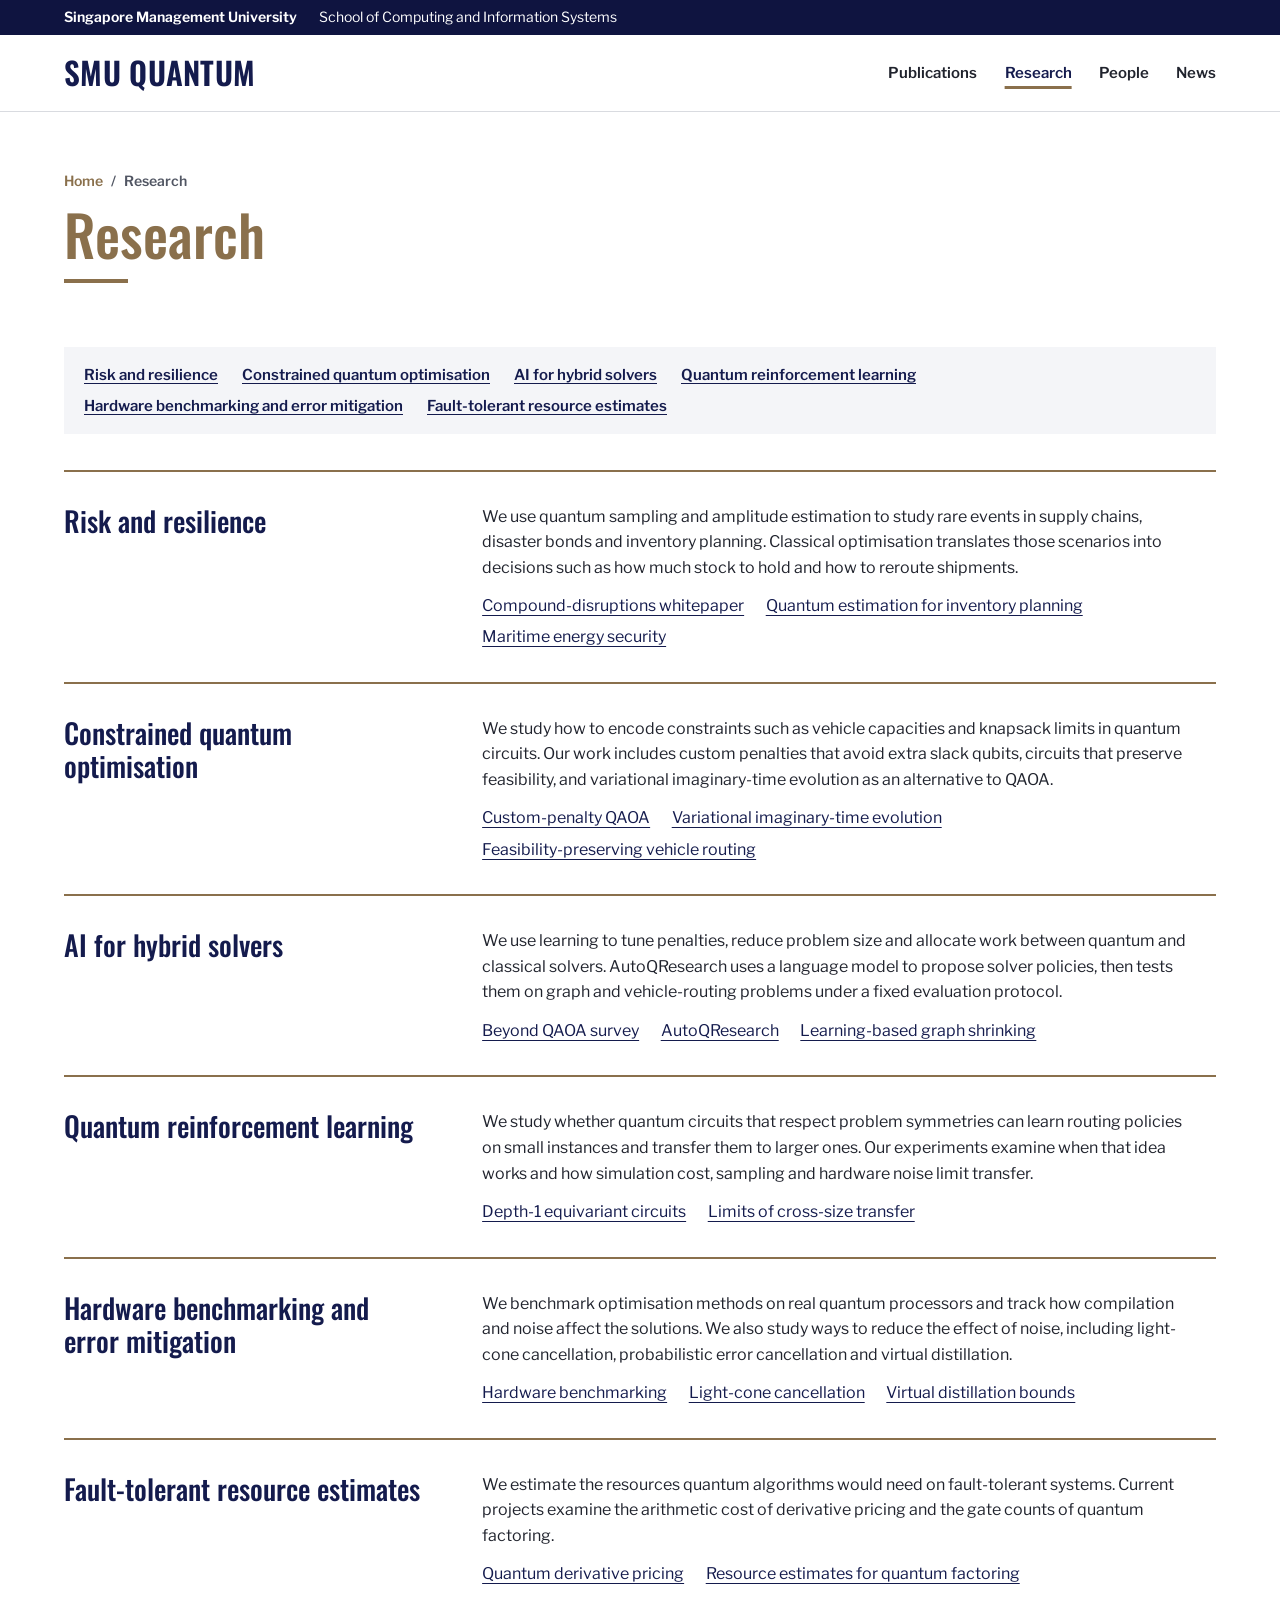
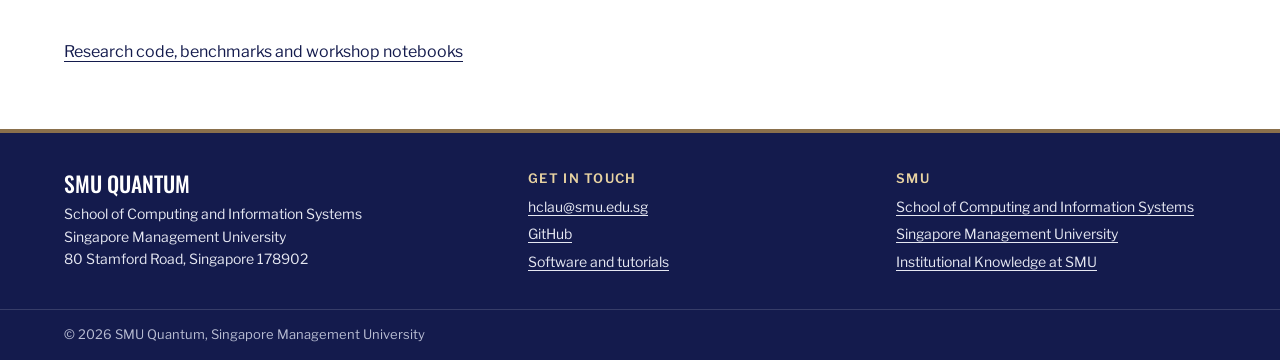
<file: research.html>
<!doctype html>
<html lang="en-SG">
<head>
  <meta charset="utf-8">
  <meta name="viewport" content="width=device-width, initial-scale=1">
  <meta name="description" content="Explore SMU Quantum’s work in optimisation, machine learning, error mitigation, risk modelling and fault-tolerant quantum algorithms.">
  <meta name="theme-color" content="#141c52">
  <title>Research | SMU Quantum</title>
  <link rel="preconnect" href="https://fonts.googleapis.com">
  <link rel="preconnect" href="https://fonts.gstatic.com" crossorigin>
  <link rel="stylesheet" href="https://fonts.googleapis.com/css2?family=Libre+Franklin:ital,wght@0,400;0,600;0,700;1,400&amp;family=Oswald:wght@400;500;600&amp;display=swap">
  <link rel="stylesheet" href="styles.css?v=52f2ac3000">
</head>
<body id="top">
  <a class="skip-link" href="#main">Skip to content</a>

  <header>
    <div class="university-bar">
      <div class="wrap university-links">
        <a href="https://www.smu.edu.sg/">Singapore Management University</a>
        <a href="https://computing.smu.edu.sg/">School of Computing and Information Systems</a>
      </div>
    </div>
    <div class="wrap site-header">
      <a class="group-name" href="index.html">SMU Quantum</a>
      <nav aria-label="Main navigation">
        <ul class="nav-list">
          <li><a href="publications.html">Publications</a></li>
          <li><a href="research.html" aria-current="page">Research</a></li>
          <li><a href="people.html">People</a></li>
          <li><a href="news.html">News</a></li>
        </ul>
      </nav>
    </div>
  </header>

  <main id="main" tabindex="-1">
    <div class="page-title">
      <div class="wrap">
        <nav aria-label="Breadcrumb"><ol class="breadcrumb"><li><a href="index.html">Home</a></li><li aria-current="page">Research</li></ol></nav>
        <h1>Research</h1>
      </div>
    </div>

    <div class="wrap section">
      <nav class="page-index" aria-label="Research areas">
        <ul>
          <li><a href="#risk-title">Risk and resilience</a></li>
          <li><a href="#algorithms-title">Constrained quantum optimisation</a></li>
          <li><a href="#adaptive-title">AI for hybrid solvers</a></li>
          <li><a href="#learning-title">Quantum reinforcement learning</a></li>
          <li><a href="#hardware-title">Hardware benchmarking and error mitigation</a></li>
          <li><a href="#resources-title">Fault-tolerant resource estimates</a></li>
        </ul>
      </nav>
      <div class="research-topics">
        <section aria-labelledby="risk-title">
          <h2 id="risk-title">Risk and resilience</h2>
          <div>
            <p>We use quantum sampling and amplitude estimation to study rare events in supply chains, disaster bonds and inventory planning. Classical optimisation translates those scenarios into decisions such as how much stock to hold and how to reroute shipments.</p>
            <ul class="related-links">
              <li><a href="publications.html#whitepaper">Compound-disruptions whitepaper</a></li>
              <li><a href="publications.html#newsvendor">Quantum estimation for inventory planning</a></li>
              <li><a href="publications.html#maritime">Maritime energy security</a></li>
            </ul>
          </div>
        </section>
        <section aria-labelledby="algorithms-title">
          <h2 id="algorithms-title">Constrained quantum optimisation</h2>
          <div>
            <p>We study how to encode constraints such as vehicle capacities and knapsack limits in quantum circuits. Our work includes custom penalties that avoid extra slack qubits, circuits that preserve feasibility, and variational imaginary-time evolution as an alternative to QAOA.</p>
            <ul class="related-links">
              <li><a href="publications.html#penalty-qaoa">Custom-penalty QAOA</a></li>
              <li><a href="publications.html#varqite">Variational imaginary-time evolution</a></li>
              <li><a href="publications.html#feasible-routing">Feasibility-preserving vehicle routing</a></li>
            </ul>
          </div>
        </section>
        <section aria-labelledby="adaptive-title">
          <h2 id="adaptive-title">AI for hybrid solvers</h2>
          <div>
            <p>We use learning to tune penalties, reduce problem size and allocate work between quantum and classical solvers. AutoQResearch uses a language model to propose solver policies, then tests them on graph and vehicle-routing problems under a fixed evaluation protocol.</p>
            <ul class="related-links">
              <li><a href="publications.html#survey">Beyond QAOA survey</a></li>
              <li><a href="publications.html#autoqresearch">AutoQResearch</a></li>
              <li><a href="publications.html#learning-graph-shrinking">Learning-based graph shrinking</a></li>
            </ul>
          </div>
        </section>
        <section aria-labelledby="learning-title">
          <h2 id="learning-title">Quantum reinforcement learning</h2>
          <div>
            <p>We study whether quantum circuits that respect problem symmetries can learn routing policies on small instances and transfer them to larger ones. Our experiments examine when that idea works and how simulation cost, sampling and hardware noise limit transfer.</p>
            <ul class="related-links">
              <li><a href="publications.html#depth-one">Depth-1 equivariant circuits</a></li>
              <li><a href="publications.html#cross-size-transfer">Limits of cross-size transfer</a></li>
            </ul>
          </div>
        </section>
        <section aria-labelledby="hardware-title">
          <h2 id="hardware-title">Hardware benchmarking and error mitigation</h2>
          <div>
            <p>We benchmark optimisation methods on real quantum processors and track how compilation and noise affect the solutions. We also study ways to reduce the effect of noise, including light-cone cancellation, probabilistic error cancellation and virtual distillation.</p>
            <ul class="related-links">
              <li><a href="publications.html#hardware">Hardware benchmarking</a></li>
              <li><a href="publications.html#light-cone">Light-cone cancellation</a></li>
              <li><a href="publications.html#virtual-distillation">Virtual distillation bounds</a></li>
            </ul>
          </div>
        </section>
        <section aria-labelledby="resources-title">
          <h2 id="resources-title">Fault-tolerant resource estimates</h2>
          <div>
            <p>We estimate the resources quantum algorithms would need on fault-tolerant systems. Current projects examine the arithmetic cost of derivative pricing and the gate counts of quantum factoring.</p>
            <ul class="related-links">
              <li><a href="publications.html#derivative-pricing">Quantum derivative pricing</a></li>
              <li><a href="publications.html#resource-estimates">Resource estimates for quantum factoring</a></li>
            </ul>
          </div>
        </section>
      </div>
      <a class="section-link" href="software.html">Research code, benchmarks and workshop notebooks</a>
    </div>
  </main>

  <footer class="site-footer">
    <div class="wrap footer-inner">
      <div>
        <p class="footer-name">SMU Quantum</p>
        <address>School of Computing and Information Systems<br>Singapore Management University<br>80 Stamford Road, Singapore 178902</address>
      </div>
      <div>
        <h2>Get in touch</h2>
        <ul>
          <li><a href="mailto:hclau@smu.edu.sg">hclau@smu.edu.sg</a></li>
          <li><a href="https://github.com/SMU-Quantum">GitHub</a></li>
          <li><a href="software.html">Software and tutorials</a></li>
        </ul>
      </div>
      <div>
        <h2>SMU</h2>
        <ul>
          <li><a href="https://computing.smu.edu.sg/">School of Computing and Information Systems</a></li>
          <li><a href="https://www.smu.edu.sg/">Singapore Management University</a></li>
          <li><a href="https://ink.library.smu.edu.sg/sis_research/">Institutional Knowledge at SMU</a></li>
        </ul>
      </div>
    </div>
    <div class="footer-base">
      <p class="wrap">© 2026 SMU Quantum, Singapore Management University</p>
    </div>
  </footer>
</body>
</html>
</file>
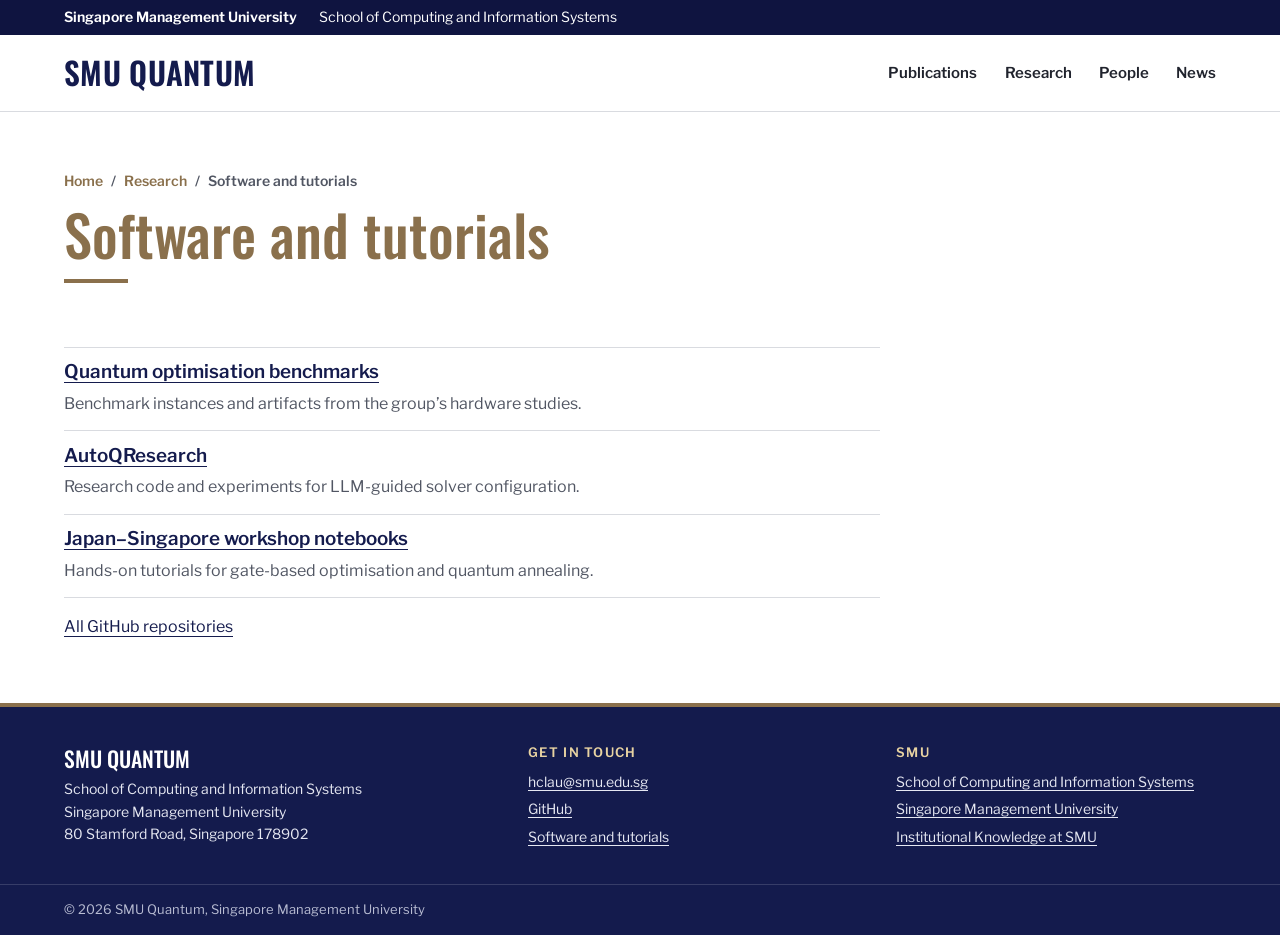
<file: software.html>
<!doctype html>
<html lang="en-SG">
<head>
  <meta charset="utf-8">
  <meta name="viewport" content="width=device-width, initial-scale=1">
  <meta name="description" content="Open-source benchmarks, research software and workshop notebooks from SMU Quantum.">
  <meta name="theme-color" content="#141c52">
  <title>Software | SMU Quantum</title>
  <link rel="preconnect" href="https://fonts.googleapis.com">
  <link rel="preconnect" href="https://fonts.gstatic.com" crossorigin>
  <link rel="stylesheet" href="https://fonts.googleapis.com/css2?family=Libre+Franklin:ital,wght@0,400;0,600;0,700;1,400&amp;family=Oswald:wght@400;500;600&amp;display=swap">
  <link rel="stylesheet" href="styles.css?v=52f2ac3000">
</head>
<body id="top">
  <a class="skip-link" href="#main">Skip to content</a>

  <header>
    <div class="university-bar">
      <div class="wrap university-links">
        <a href="https://www.smu.edu.sg/">Singapore Management University</a>
        <a href="https://computing.smu.edu.sg/">School of Computing and Information Systems</a>
      </div>
    </div>
    <div class="wrap site-header">
      <a class="group-name" href="index.html">SMU Quantum</a>
      <nav aria-label="Main navigation">
        <ul class="nav-list">
          <li><a href="publications.html">Publications</a></li>
          <li><a href="research.html">Research</a></li>
          <li><a href="people.html">People</a></li>
          <li><a href="news.html">News</a></li>
        </ul>
      </nav>
    </div>
  </header>

  <main id="main" tabindex="-1">
    <div class="page-title">
      <div class="wrap">
        <nav aria-label="Breadcrumb"><ol class="breadcrumb"><li><a href="index.html">Home</a></li><li><a href="research.html">Research</a></li><li aria-current="page">Software and tutorials</li></ol></nav>
        <h1>Software and tutorials</h1>
      </div>
    </div>

    <div class="wrap section">
      <div class="reading-width">
        <dl class="directory">
          <div id="benchmarks">
            <dt><a href="https://github.com/SMU-Quantum/quantum-optimization-benchmarks">Quantum optimisation benchmarks</a></dt>
            <dd>Benchmark instances and artifacts from the group’s hardware studies.</dd>
          </div>
          <div>
            <dt><a href="https://github.com/SMU-Quantum/autoqresearch">AutoQResearch</a></dt>
            <dd>Research code and experiments for LLM-guided solver configuration.</dd>
          </div>
          <div>
            <dt><a href="https://github.com/SMU-Quantum/sg-jp-workshop">Japan–Singapore workshop notebooks</a></dt>
            <dd>Hands-on tutorials for gate-based optimisation and quantum annealing.</dd>
          </div>
        </dl>
        <a class="contact" href="https://github.com/orgs/SMU-Quantum/repositories">All GitHub repositories</a>
      </div>
    </div>
  </main>

  <footer class="site-footer">
    <div class="wrap footer-inner">
      <div>
        <p class="footer-name">SMU Quantum</p>
        <address>School of Computing and Information Systems<br>Singapore Management University<br>80 Stamford Road, Singapore 178902</address>
      </div>
      <div>
        <h2>Get in touch</h2>
        <ul>
          <li><a href="mailto:hclau@smu.edu.sg">hclau@smu.edu.sg</a></li>
          <li><a href="https://github.com/SMU-Quantum">GitHub</a></li>
          <li><a href="software.html">Software and tutorials</a></li>
        </ul>
      </div>
      <div>
        <h2>SMU</h2>
        <ul>
          <li><a href="https://computing.smu.edu.sg/">School of Computing and Information Systems</a></li>
          <li><a href="https://www.smu.edu.sg/">Singapore Management University</a></li>
          <li><a href="https://ink.library.smu.edu.sg/sis_research/">Institutional Knowledge at SMU</a></li>
        </ul>
      </div>
    </div>
    <div class="footer-base">
      <p class="wrap">© 2026 SMU Quantum, Singapore Management University</p>
    </div>
  </footer>
</body>
</html>
</file>
<file: styles.css>
:root {
  color-scheme: light;
  --navy: #141b4d;
  --navy-deep: #0f1440;
  --gold: #8a704c;
  --gold-dark: #69553a;
  --gold-bright: #c69214;
  --gold-light: #e8d3a2;
  --ink: #20232d;
  --muted: #515663;
  --line: #d9dbe0;
  --paper: #fff;
  --warm-paper: #f6f3eb;
  --cool-paper: #f4f5f8;
  --sans: "Libre Franklin", "Helvetica Neue", Arial, sans-serif;
  --display: Oswald, "Arial Narrow", sans-serif;
}

* { box-sizing: border-box; }

body {
  display: flex;
  flex-direction: column;
  min-height: 100vh;
  margin: 0;
  color: var(--ink);
  background: var(--paper);
  font: 1rem/1.6 var(--sans);
}

main { flex: 1; }

:where(h1, h2, h3, p, figure, dl, dd, ul) { margin: 0; }

a {
  color: var(--navy);
  text-decoration-thickness: 1px;
  text-underline-offset: 0.23em;
}

a:hover { text-decoration-thickness: 2px; }

:focus-visible {
  outline: 2px solid currentColor;
  outline-offset: 4px;
}

.wrap {
  width: min(74rem, calc(100% - 2 * clamp(1.15rem, 5vw, 5rem)));
  margin-inline: auto;
}

.skip-link {
  position: absolute;
  z-index: 5;
  top: 0.5rem;
  left: 0.75rem;
  padding: 0.45rem 0.9rem;
  background: var(--paper);
  transform: translateY(-150%);
}

.skip-link:focus { transform: none; }

.university-bar {
  background: var(--navy-deep);
  color: var(--paper);
}

.university-links {
  display: flex;
  flex-wrap: wrap;
  align-items: center;
  gap: 0.15rem 1.35rem;
  padding-block: 0.45rem;
  font-size: 0.875rem;
  line-height: 1.45;
}

.university-links a {
  color: inherit;
  text-decoration: none;
}

.university-links a:first-child { font-weight: 650; }
.university-links a:hover { text-decoration: underline; }

.site-header,
.footer-inner {
  display: flex;
  flex-wrap: wrap;
  align-items: center;
  justify-content: space-between;
  gap: 0.35rem 2rem;
}

.site-header { padding-block: 1rem; }

.group-name {
  color: var(--navy);
  font: 600 clamp(1.5rem, 2.65vw, 1.95rem)/1.2 var(--display);
  letter-spacing: 0.01em;
  text-transform: uppercase;
  text-decoration: none;
}

.nav-list {
  display: flex;
  flex-wrap: wrap;
  gap: 0 1.7rem;
  padding: 0;
  list-style: none;
}

.nav-list a {
  display: inline-flex;
  align-items: center;
  min-height: 2.75rem;
  color: inherit;
  font-size: 0.9375rem;
  font-weight: 600;
  text-decoration: none;
}

.nav-list a:hover { text-decoration: underline; }

.site-header .nav-list a[aria-current="page"] {
  color: var(--navy);
  text-decoration: underline;
  text-decoration-color: var(--gold);
  text-decoration-thickness: 3px;
  text-underline-offset: 0.5em;
}

.hero {
  border-top: 4px solid var(--gold);
  background: var(--navy);
  color: var(--paper);
}

.page-title {
  border-top: 1px solid var(--line);
  padding-block: clamp(1.5rem, 3.5vw, 2.75rem) 0;
}

.breadcrumb {
  display: flex;
  flex-wrap: wrap;
  gap: 0 0.5rem;
  margin-bottom: 0.6rem;
  padding: 0;
  list-style: none;
  font-size: 0.875rem;
  font-weight: 600;
}

.breadcrumb li + li::before {
  content: "/";
  margin-right: 0.5rem;
  color: var(--muted);
}

.breadcrumb a { color: var(--gold); text-decoration: none; }
.breadcrumb a:hover { text-decoration: underline; }
.breadcrumb [aria-current] { color: var(--muted); }

.hero h1, .page-title h1 {
  font: 500 clamp(2.4rem, 4.4vw, 3.6rem)/1.12 var(--display);
  text-wrap: balance;
}

.page-title h1 { color: var(--gold); }

.hero h1::after, .page-title h1::after {
  content: "";
  display: block;
  width: 4rem;
  height: 4px;
  margin-top: 0.9rem;
  background: var(--gold);
}

.hero h1::after { background: var(--gold-bright); }
.reading-width { max-width: 51rem; }

.hero-grid {
  --gutter: clamp(1.15rem, 5vw, 5rem);
  display: grid;
  grid-template-columns:
    minmax(var(--gutter), 1fr)
    minmax(0, 35rem)
    minmax(0, 39rem)
    minmax(var(--gutter), 1fr);
}

.hero-copy {
  grid-column: 2;
  align-self: center;
  padding-block: clamp(2.5rem, 5vw, 4.5rem);
  padding-right: clamp(1.5rem, 4vw, 3.5rem);
}

.hero-copy > p:first-of-type {
  margin-top: 1.3rem;
  color: #f0f1f7;
  font-size: clamp(1rem, 1.35vw, 1.1rem);
}

.research-principle {
  margin-top: 1.4rem;
  color: var(--gold-light);
  font: 400 clamp(1.1rem, 1.8vw, 1.35rem)/1.3 var(--display);
  letter-spacing: 0.06em;
  text-transform: uppercase;
}

.hero-actions {
  display: flex;
  flex-wrap: wrap;
  align-items: center;
  gap: 0.75rem 1.5rem;
  margin-top: 1.75rem;
}

.hero-actions .paper-button { margin-top: 0; background: var(--gold); }
.hero-actions .paper-button:hover { background: var(--gold-dark); }
.hero-actions a:not(.paper-button) { color: var(--paper); font-weight: 600; }

.hero-photo {
  position: relative;
  grid-column: 3 / -1;
  min-height: 22rem;
  background: var(--navy-deep);
}

.hero-photo img {
  position: absolute;
  inset: 0;
  width: 100%;
  height: 100%;
  object-fit: cover;
  object-position: 45% 50%;
}

.hero-photo figcaption {
  position: absolute;
  right: 0;
  bottom: 0;
  padding: 0.3rem 0.65rem;
  background: rgba(15, 20, 64, 0.85);
  color: #fff;
  font-size: 0.75rem;
  line-height: 1.5;
}

.hero-photo a { color: inherit; }

.section-ruled { border-top: 1px solid var(--line); }

.area-grid {
  display: grid;
  grid-template-columns: repeat(3, minmax(0, 1fr));
  gap: 0 clamp(1.3rem, 3.5vw, 3rem);
  padding: 0;
  list-style: none;
}

.area-grid li {
  padding-block: 1rem 1.4rem;
  border-top: 2px solid var(--gold);
}

.area-grid h3 {
  font: 500 clamp(1.2rem, 1.7vw, 1.4rem)/1.25 var(--display);
}

.area-grid h3 a { color: var(--navy); text-decoration: none; }
.area-grid h3 a:hover { text-decoration: underline; }
.area-grid p { margin-top: 0.45rem; color: var(--muted); font-size: 0.9375rem; }

.section {
  padding-block: clamp(2.4rem, 5vw, 4.15rem);
  scroll-margin-top: 0.75rem;
}

.section-heading {
  display: flex;
  flex-wrap: wrap;
  align-items: baseline;
  justify-content: space-between;
  gap: 0.3rem 1rem;
  margin-bottom: 1.5rem;
}

.section-heading > a { font-weight: 600; }

h2 {
  color: var(--navy);
  font: 500 clamp(1.75rem, 3vw, 2.4rem)/1.2 var(--display);
}

.publication-layout {
  display: grid;
  grid-template-columns: minmax(0, 1.04fr) minmax(0, 1fr);
  align-items: start;
  gap: clamp(1.75rem, 4.25vw, 4rem);
}

.featured-paper {
  padding: clamp(1.25rem, 3.25vw, 2.55rem);
  border-top: 4px solid var(--gold);
  background: var(--warm-paper);
}

.publication-meta {
  color: var(--muted);
  font-size: 0.875rem;
  font-weight: 550;
  line-height: 1.4;
}

.publication-meta strong { font-weight: 750; }

.featured-paper h3 {
  max-width: 22ch;
  margin-top: 0.85rem;
  color: var(--navy);
  font: 500 clamp(1.75rem, 3vw, 2.5rem)/1.15 var(--display);
}

.paper-subtitle {
  margin-top: 0.65rem;
  color: var(--navy);
  font-size: 1.06rem;
  line-height: 1.42;
}

.featured-paper .authors {
  margin-top: 0.85rem;
  font-weight: 600;
}

.featured-paper .authors + p { margin-top: 1rem; }

.paper-button {
  display: inline-flex;
  align-items: center;
  min-height: 2.875rem;
  margin-top: 1.3rem;
  padding: 0.55rem 1.25rem;
  background: var(--gold);
  color: var(--paper);
  font: 400 1rem/1.2 var(--display);
  letter-spacing: 0.06em;
  text-transform: uppercase;
  text-decoration: none;
}

.paper-button:hover { background: var(--gold-dark); }
.paper-button:focus-visible { outline-color: var(--navy); }

.publication-list {
  padding: 0;
  border-top: 1px solid var(--line);
  list-style: none;
}

.publication-list li {
  padding-block: 0.8rem 0.95rem;
  border-bottom: 1px solid var(--line);
}

.publication-list :is(h2, h3),
.directory dt {
  color: var(--navy);
  font-size: clamp(1.06rem, 1.52vw, 1.18rem);
  font-weight: 600;
  line-height: 1.35;
}

.publication-list :is(h2, h3) { margin-top: 0.25rem; }

.publication-list :is(h2, h3) a {
  text-decoration-color: #8c90a5;
}

.authors {
  color: var(--muted);
  font-size: 0.875rem;
  line-height: 1.45;
}

.publication-list .authors { margin-top: 0.35rem; }

.publication-filters:not([hidden]) {
  display: grid;
  grid-template-columns: minmax(0, 1fr) minmax(11rem, 15rem) auto;
  align-items: end;
  gap: 0.8rem 1.25rem;
  padding: clamp(1rem, 2.5vw, 1.65rem);
  background: var(--cool-paper);
  border-top: 2px solid var(--gold);
}

.publication-filters label {
  display: block;
  margin-bottom: 0.35rem;
  color: var(--navy);
  font-weight: 650;
  font-size: 0.875rem;
}

.publication-filters :is(input, select) {
  width: 100%;
  min-height: 2.75rem;
  padding: 0.45rem 0.7rem;
  border: 1px solid #9da2b2;
  border-radius: 0;
  color: var(--ink);
  background-color: var(--paper);
  font: inherit;
}

.publication-filters select {
  appearance: none;
  padding-right: 2.25rem;
  background-image:
    linear-gradient(45deg, transparent 50%, var(--navy) 50%),
    linear-gradient(135deg, var(--navy) 50%, transparent 50%);
  background-position: right 1.1rem center, right 0.8rem center;
  background-size: 0.3rem 0.3rem;
  background-repeat: no-repeat;
}

#publication-results {
  min-width: 8.5rem;
  padding-block: 0.5rem;
  color: var(--muted);
  font-size: 0.875rem;
}

.publication-year:not([hidden]) {
  display: grid;
  grid-template-columns: clamp(5rem, 9vw, 8rem) minmax(0, 1fr);
  gap: 0.5rem clamp(1rem, 3vw, 2.5rem);
}

.publication-year {
  border-top: 1px solid var(--gold);
  padding-top: 0.9rem;
  margin-top: clamp(1.6rem, 4vw, 3rem);
}

.publication-year .publication-list {
  display: grid;
  grid-template-columns: repeat(2, minmax(0, 1fr));
  gap: 0 clamp(1.25rem, 3vw, 2.75rem);
  border-top: 0;
}

.publication-year .publication-list li { padding-block: 0.8rem 1.2rem; }

.publication-year li:target,
.news-feature:target,
.news-feed article:target {
  outline: 2px solid var(--gold);
  outline-offset: 4px;
  scroll-margin-top: 1rem;
}

.section-link { display: inline-block; margin-top: 1.25rem; }

.related-links {
  display: flex;
  flex-wrap: wrap;
  gap: 0.35rem 1.35rem;
  margin-top: 0.8rem;
  padding: 0;
  list-style: none;
}

.research-topics > section {
  display: grid;
  grid-template-columns: minmax(0, 1fr) minmax(0, 2fr);
  gap: 0.85rem clamp(1.2rem, 4vw, 3.5rem);
  border-top: 2px solid var(--gold);
  padding-block: clamp(1.25rem, 3vw, 2rem);
}

.research-topics h2 {
  font-size: clamp(1.35rem, 2.4vw, 1.75rem);
}

.research-topics p { max-width: 65ch; }

.highlights {
  background: var(--cool-paper);
  border-top: 1px solid var(--line);
}

.highlight-grid, .news-feed {
  display: grid;
  gap: 1.4rem clamp(1.3rem, 3.5vw, 3rem);
}

.highlight-grid { grid-template-columns: repeat(3, minmax(0, 1fr)); }
.news-feed { grid-template-columns: repeat(2, minmax(0, 1fr)); margin-top: 2rem; }

.highlight-grid article, .news-feed article {
  border-top: 1px solid var(--gold);
  padding-top: 1rem;
}

.highlight-grid h3, .news-feed h2 {
  font-size: clamp(1.08rem, 1.7vw, 1.25rem);
  font-weight: 600;
  line-height: 1.35;
}

.highlight-grid :is(h3, h3 + p), .news-feed :is(h2, h2 + p), .news-feature h2 + p {
  margin-top: 0.45rem;
}

.news-feature {
  border-top: 4px solid var(--gold);
  padding: clamp(1.3rem, 4vw, 2.7rem);
  background: var(--warm-paper);
}

.news-feature h2 {
  margin-top: 0.6rem;
  font: 500 clamp(1.75rem, 3vw, 2.5rem)/1.15 var(--display);
}

.news-feature > p { max-width: 70ch; }

.directory {
  border-top: 1px solid var(--line);
}

.directory > div {
  padding-block: 0.7rem 0.85rem;
  border-bottom: 1px solid var(--line);
}

.directory dd { margin-top: 0.4rem; color: var(--muted); }
.contact { display: block; margin-top: 1rem; }

.site-footer {
  border-top: 4px solid var(--gold);
  background: var(--navy);
  color: #e6e8f2;
  font-size: 0.875rem;
}

.footer-inner {
  display: grid;
  grid-template-columns: 1.3fr 1fr 1fr;
  gap: 1.5rem clamp(1.5rem, 4vw, 3rem);
  padding-block: 2.25rem;
}

.site-footer h2 {
  margin-bottom: 0.6rem;
  color: var(--gold-light);
  font: 600 0.8125rem/1.4 var(--sans);
  letter-spacing: 0.1em;
  text-transform: uppercase;
}

.site-footer a { color: inherit; }
.site-footer ul { padding: 0; list-style: none; }
.site-footer li + li { margin-top: 0.3rem; }
.site-footer address { font-style: normal; }

.footer-name {
  margin-bottom: 0.4rem;
  color: var(--paper);
  font: 500 1.35rem/1.2 var(--display);
  text-transform: uppercase;
}

.footer-base {
  border-top: 1px solid rgba(255, 255, 255, 0.15);
  padding-block: 0.9rem;
  color: #b9bdd3;
  font-size: 0.8125rem;
}

@media (max-width: 52rem) {
  .publication-layout { grid-template-columns: 1fr; }
  .footer-inner { grid-template-columns: 1fr 1fr; }
  .footer-inner > :first-child { grid-column: 1 / -1; }
  .hero-grid { grid-template-columns: minmax(0, 1fr); }
  .hero-copy { grid-column: 1; padding-inline: var(--gutter); max-width: 48rem; }
  .hero-photo { grid-column: 1; min-height: 0; aspect-ratio: 16 / 8; }
  .area-grid { grid-template-columns: repeat(2, minmax(0, 1fr)); }

  .publication-year:not([hidden]) { grid-template-columns: minmax(0, 1fr); }
  .publication-filters:not([hidden]) {
    grid-template-columns: minmax(0, 1fr) minmax(11rem, 15rem);
  }
  #publication-results { grid-column: 1 / -1; padding-block: 0; }

}

@media (max-width: 38rem) {
  .site-header { padding-block: 0.8rem 0.35rem; }
  .site-header nav { width: 100%; }
  .nav-list { gap: 0 1.05rem; }
  .site-header .nav-list { justify-content: space-between; column-gap: 0.3rem; }

  .hero h1, .page-title h1 { font-size: clamp(2rem, 9vw, 3.2rem); }

  .area-grid { grid-template-columns: minmax(0, 1fr); }
  .research-topics > section,
  .publication-year .publication-list,
  .publication-filters:not([hidden]),
  .highlight-grid, .news-feed { grid-template-columns: minmax(0, 1fr); }
  .footer-inner { grid-template-columns: 1fr; }
}

@media (forced-colors: active) {
  .hero, .page-title, .site-footer { border-color: CanvasText; }
  .paper-button { border: 1px solid ButtonText; }
  .publication-filters select { appearance: auto; }
}

/* People */
.people-heading {
  margin-bottom: 1rem;
  font-size: clamp(1.5rem, 2.4vw, 1.9rem);
}

section + section > .people-heading { margin-top: clamp(2rem, 4vw, 3rem); }

.person {
  padding: 1.25rem 0 1.4rem;
  border-top: 2px solid var(--gold);
}

.person h3 {
  color: var(--navy);
  font: 500 clamp(1.35rem, 2vw, 1.6rem)/1.2 var(--display);
}

.person p { margin-top: 0.35rem; color: var(--muted); max-width: 60ch; }

.person-lead {
  display: grid;
  grid-template-columns: clamp(11rem, 30vw, 22rem) minmax(0, 1fr);
  align-items: start;
  gap: clamp(0.85rem, 3vw, 1.75rem);
}

.person-lead-portrait {
  display: block;
  width: 100%;
  max-width: 22rem;
  height: auto;
}

.person-lead h3 { font-size: clamp(1.6rem, 2.6vw, 2rem); }
.person-lead p:first-of-type { color: var(--ink); font-weight: 600; }

.people-grid {
  display: grid;
  grid-template-columns: repeat(2, minmax(0, 1fr));
  gap: 0 clamp(1.3rem, 3.5vw, 3rem);
}

.profile-links {
  display: flex;
  flex-wrap: wrap;
  gap: 0.2rem 1.25rem;
  margin-top: 0.8rem;
  padding: 0;
  list-style: none;
  font-size: 0.9375rem;
  font-weight: 600;
}

.contact-panel {
  margin-top: clamp(2rem, 4vw, 3rem);
  padding: clamp(1.25rem, 3vw, 2rem);
  border-top: 4px solid var(--gold);
  background: var(--warm-paper);
}

.contact-panel h2 { font-size: clamp(1.4rem, 2.2vw, 1.75rem); }
.contact-panel p { margin-top: 0.5rem; max-width: 65ch; }

/* Research page index */
.page-index {
  margin-bottom: clamp(1.5rem, 3vw, 2.25rem);
  padding: 1rem 1.25rem;
  background: var(--cool-paper);
}

.page-index ul {
  display: flex;
  flex-wrap: wrap;
  gap: 0.4rem 1.5rem;
  padding: 0;
  list-style: none;
  font-size: 0.9375rem;
  font-weight: 600;
}

.research-topics > section { scroll-margin-top: 1rem; }

@media (max-width: 38rem) {
  .person-lead, .people-grid { grid-template-columns: minmax(0, 1fr); }
}
</file>
<file: collaborators.css>
.collaboration-section {
  --map-border: #dce1ec;
  --map-muted: #545d74;
  --map-accent: #9a7034;
  --map-tint: #f2f4fa;
  margin-top: clamp(2.25rem, 5vw, 4rem);
  scroll-margin-top: 1.25rem;
}

.collaboration-intro { margin-top: 0.4rem; color: var(--muted); }
.collaboration-fallback { margin-top: 0.75rem; }

.network-explorer {
  margin-top: 1.3rem;
  border: 1px solid var(--map-border);
  border-radius: 0.85rem;
  background: var(--paper);
  box-shadow: 0 14px 36px -27px #141b4d65;
}

.network-explorer :where(button, input, select) { font: inherit; }
.network-explorer :where(button, select) { color: var(--navy); cursor: pointer; }

.network-toolbar {
  position: relative;
  z-index: 2;
  display: flex;
  flex-wrap: wrap;
  gap: 0.65rem 1.25rem;
  align-items: center;
  justify-content: space-between;
  padding: 0.8rem 1rem;
  border-bottom: 1px solid var(--map-border);
}

.network-search { position: relative; width: min(100%, 21rem); }
.network-search input, .network-year select {
  min-height: 2.65rem;
  border: 1px solid var(--map-border);
  border-radius: 0.45rem;
  color: var(--navy);
  background-color: #f9faff;
  font-size: 0.9rem;
}

.network-search input { width: 100%; padding: 0.42rem 0.7rem 0.42rem 2.45rem; }
.network-search input::placeholder { color: var(--map-muted); }

.network-search-icon {
  position: absolute;
  z-index: 1;
  top: calc(50% - 0.48rem);
  left: 0.95rem;
  width: 0.76rem;
  height: 0.76rem;
  border: 1.5px solid #68748f;
  border-radius: 50%;
  pointer-events: none;
}

.network-search-icon::after {
  position: absolute;
  right: -0.28rem;
  bottom: -0.13rem;
  width: 0.4rem;
  border-top: 1.5px solid #68748f;
  transform: rotate(48deg);
  content: "";
}

.network-results {
  position: absolute;
  inset: calc(100% + 0.45rem) 0 auto;
  max-height: 18rem;
  padding: 0.3rem;
  overflow: auto;
  border: 1px solid var(--map-border);
  border-radius: 0.55rem;
  background: var(--paper);
  box-shadow: 0 14px 30px #141b4d23;
}

.network-results button {
  display: flex;
  width: 100%;
  min-height: 2.65rem;
  gap: 0.75rem;
  align-items: center;
  justify-content: space-between;
  padding: 0.4rem 0.65rem;
  border: 0;
  border-radius: 0.3rem;
  background: transparent;
  text-align: left;
  font-size: 0.9rem;
  font-weight: 650;
}

.network-results button:hover, .network-results button:focus-visible { background: var(--map-tint); }
.network-results button:focus-visible { outline-offset: -2px; }
.network-results span, .network-results p { color: var(--map-muted); font-size: 0.8rem; }
.network-results span { flex-shrink: 0; font-weight: 400; }
.network-results p { padding: 0.4rem 0.65rem; }

.network-year { display: flex; flex-wrap: wrap; gap: 0.3rem 0.65rem; align-items: center; }
.network-year label { color: var(--map-muted); font-size: 0.85rem; font-weight: 650; }
.network-year select {
  appearance: none;
  padding: 0.38rem 2rem 0.38rem 0.65rem;
  background-image: linear-gradient(45deg, transparent 50%, var(--navy) 50%), linear-gradient(135deg, var(--navy) 50%, transparent 50%);
  background-position: right 0.95rem center, right 0.67rem center;
  background-repeat: no-repeat;
  background-size: 0.3rem 0.3rem;
}

.network-workspace {
  display: grid;
  grid-template-columns: minmax(0, 1fr) clamp(15rem, 26vw, 20.25rem);
}

.network-figure { min-width: 0; }
.network-plot {
  position: relative;
  height: clamp(28rem, 42vw, 33rem);
  overflow: clip;
  isolation: isolate;
  background:
    radial-gradient(circle, #8c9abb45 0.7px, transparent 1px) 0 0 / 18px 18px,
    radial-gradient(ellipse at 60% 40%, #fdfdff, #eff2f9 78%);
  touch-action: pan-y;
  cursor: grab;
  user-select: none;
}

.network-plot[data-zoomed] { touch-action: none; }
.network-plot:focus-visible { outline-offset: -3px; }
.network-plot[data-dragging], .network-plot[data-dragging] .network-node { cursor: grabbing; }
.network-plot canvas { position: absolute; inset: 0; width: 100%; height: 100%; pointer-events: none; }

.network-node {
  position: absolute;
  z-index: 1;
  display: grid;
  width: 2.5rem;
  height: 2.5rem;
  padding: 0;
  place-items: center;
  transform: translate(-50%, -50%);
  border: 0;
  border-radius: 50%;
  background: none;
  touch-action: none;
  cursor: grab;
  -webkit-tap-highlight-color: transparent;
}

.network-node[hidden] { display: none; }
.network-node[data-member] { width: 3rem; height: 3rem; z-index: 2; }
.network-node:is(:hover, :focus-visible, [aria-pressed="true"]) { z-index: 3; }
.network-node[data-moving] { z-index: 4; }
.network-node:focus-visible { outline-offset: 2px; }

.network-orb {
  display: grid;
  width: var(--orb-size, 1rem);
  height: var(--orb-size, 1rem);
  place-items: center;
  border: 1.5px solid #7585ab;
  border-radius: 50%;
  background: #fcfdff;
  box-shadow: 0 0 0 3px #eef2fbe8, 0 3px 7px #263e641c;
  transition: background 150ms ease, box-shadow 150ms ease, border-color 150ms ease, opacity 150ms ease;
  pointer-events: none;
}

.network-node[data-member] .network-orb {
  width: 2.45rem;
  height: 2.45rem;
  border-color: #303864;
  background: linear-gradient(150deg, #374774, var(--navy-deep));
  color: #fff;
  box-shadow: 0 0 0 4px #ccd5eb80, 0 5px 12px #1b2a5833;
  font-size: 0.68rem;
  font-weight: 700;
  letter-spacing: 0.04em;
}

.network-node[data-related] .network-orb { border-color: var(--map-accent); }
.network-node:is(:hover, :focus-visible, [aria-pressed="true"], [data-moving]) .network-orb {
  border-color: var(--map-accent);
  box-shadow: 0 0 0 5px #dfbd763e, 0 0 0 8px #dfbd761b;
}

.network-node[aria-pressed="true"]:not([data-member]) .network-orb { background: #eac983; }
.network-node[data-dimmed] .network-orb { opacity: 0.52; }

.network-node-label {
  position: absolute;
  top: calc(50% + var(--orb-size, 1rem) / 2 + 0.25rem);
  left: 50%;
  padding: 0.05rem 0.31rem;
  transform: translateX(-50%);
  border-radius: 0.3rem;
  background: #f6f8fdde;
  color: #293556;
  font-size: 0.76rem;
  font-weight: 600;
  line-height: 1.3;
  white-space: nowrap;
  transition: color 150ms ease, background 150ms ease;
}

.network-node[data-member] .network-node-label {
  top: calc(50% + 1.55rem);
  color: var(--navy);
  font-size: 0.84rem;
  font-weight: 700;
}

.network-node[data-dimmed] .network-node-label { color: #646f89; }
.network-node:is(:hover, :focus-visible, [aria-pressed="true"], [data-moving]) .network-node-label { background: var(--navy); color: #fff; }

.network-controls {
  position: absolute;
  z-index: 4;
  right: 0.85rem;
  bottom: 0.85rem;
  display: flex;
  border: 1px solid #d9dfed;
  border-radius: 0.6rem;
  background: #fff;
  box-shadow: 0 4px 16px #242e5c13;
  cursor: default;
}

.network-controls button {
  display: grid;
  width: 2.62rem;
  height: 2.62rem;
  place-items: center;
  border: 0;
  border-radius: 0.55rem;
  background: transparent;
  font-size: 1.28rem;
  line-height: 1;
}

.network-controls button[aria-disabled="true"] { color: #a3aabc; cursor: default; }
.network-controls button:not([aria-disabled="true"]):hover { background: var(--map-tint); }
.network-controls button:focus-visible { outline-offset: -2px; }
.network-fit-icon { width: 0.95rem; height: 0.95rem; border: 1.5px dashed currentColor; border-radius: 0.17rem; }

.network-map-footer {
  display: flex;
  flex-wrap: wrap;
  justify-content: space-between;
  gap: 0.4rem 1.1rem;
  min-height: 3.1rem;
  align-items: center;
  padding: 0.65rem 0.95rem;
  border-top: 1px solid var(--map-border);
  color: var(--map-muted);
  font-size: 0.78rem;
}

.network-legend { display: flex; flex-wrap: wrap; gap: 0.3rem 0.8rem; padding: 0; list-style: none; }
.network-legend li { display: flex; align-items: center; gap: 0.36rem; }
.network-legend-member, .network-legend-author { width: 0.59rem; height: 0.59rem; border-radius: 50%; }
.network-legend-member { background: var(--navy); }
.network-legend-author { border: 1px solid #7585ab; }
.network-legend-line { width: 0.9rem; border-top: 1px solid #7585ab; }
.network-map-actions { display: flex; flex-wrap: wrap; gap: 0.4rem 0.9rem; align-items: center; }
.network-layout-reset {
  min-height: 1.75rem;
  margin-block: -0.25rem;
  padding: 0 0.1rem;
  border: 0;
  background: none;
  font-weight: 700;
  text-decoration: underline;
  text-underline-offset: 0.2em;
}

.network-detail-link { display: none; font-weight: 700; }

.network-details {
  display: flex;
  flex-direction: column;
  min-width: 0;
  border-left: 1px solid var(--map-border);
  background: #fff;
  border-end-end-radius: 0.85rem;
  overflow-wrap: anywhere;
  scroll-margin-top: 1rem;
}

.network-detail-header { position: relative; padding: 1.2rem 1.2rem 0.9rem; }
.network-detail-header h3 { color: var(--navy); font: 500 1.55rem/1.2 var(--display); }
.network-detail-header p { margin-top: 0.42rem; color: var(--map-muted); font-size: 0.85rem; }
.network-detail-header:has(.network-clear) { padding-right: 3.1rem; }

.network-clear {
  position: absolute;
  top: 0.85rem;
  right: 0.68rem;
  width: 2.65rem;
  height: 2.65rem;
  border: 0;
  border-radius: 50%;
  background: transparent;
  font-size: 1.32rem;
  line-height: 1;
}

.network-clear:hover { background: var(--map-tint); }
.network-metrics {
  display: grid;
  grid-template-columns: repeat(2, minmax(0, 1fr));
  gap: 0.25rem 0.65rem;
  margin: 0.1rem 1.15rem 1rem;
  padding: 0.65rem 0.75rem;
  border: 1px solid #e5e9f2;
  border-radius: 0.55rem;
  background: #f6f8fc;
}

.network-metrics div { display: flex; flex-direction: column-reverse; }
.network-metrics dt { color: var(--map-muted); font-size: 0.76rem; }
.network-metrics dd { color: var(--navy); font: 500 1.45rem/1.2 var(--display); }

.network-detail-body { min-height: 0; padding: 0 1.15rem 1rem; }
.network-detail-body h4 { margin: 0.15rem 0 0.4rem; color: var(--navy); font-size: 0.83rem; }
.network-detail-list { padding: 0; list-style: none; }
.network-detail-list li + li { border-top: 1px solid #e8ebf3; }

.network-author-link {
  display: flex;
  width: 100%;
  min-height: 3.1rem;
  gap: 0.65rem;
  align-items: center;
  padding: 0.38rem 0.25rem;
  border: 0;
  background: transparent;
  text-align: left;
}

.network-author-link:hover strong { text-decoration: underline; text-underline-offset: 0.22em; }
.network-author-link strong { display: block; color: var(--navy); font-size: 0.88rem; line-height: 1.3; }
.network-author-link small, .network-paper-year { display: block; color: var(--map-muted); font-size: 0.75rem; }

.network-initials {
  display: grid;
  width: 2rem;
  height: 2rem;
  flex: 0 0 auto;
  place-items: center;
  border-radius: 0.42rem;
  background: #edf0f8;
  color: var(--navy);
  font-size: 0.66rem;
  font-weight: 750;
}

.network-initials[data-member] { background: var(--navy); color: #fff; }

.network-detail-tabs {
  display: grid;
  grid-template-columns: repeat(2, minmax(0, 1fr));
  gap: 0.25rem;
  margin: 0 1.15rem 0.6rem;
  padding: 0.2rem;
  border: 1px solid #e5e9f2;
  border-radius: 0.5rem;
  background: #f2f4f9;
}

.network-detail-tabs button {
  min-height: 2.25rem;
  padding: 0.26rem 0.18rem;
  border: 1px solid transparent;
  border-radius: 0.35rem;
  background: transparent;
  font-size: 0.8rem;
  font-weight: 650;
}

.network-detail-tabs button[aria-pressed="true"] { border-color: #e4e8f1; background: #fff; }
.network-detail-tabs button:hover { text-decoration: underline; text-underline-offset: 0.2em; }
.network-paper-link { display: block; padding: 0.6rem 0.15rem; line-height: 1.36; text-decoration: none; }
.network-paper-link strong { display: block; margin-top: 0.12rem; font-size: 0.87rem; font-weight: 650; }
.network-paper-link:hover strong { text-decoration: underline; text-underline-offset: 0.2em; }
.network-detail-body :focus-visible { outline-offset: -1px; }

.network-visually-hidden {
  position: absolute;
  width: 1px;
  height: 1px;
  padding: 0;
  overflow: hidden;
  clip-path: inset(50%);
  white-space: nowrap;
}

@media (width > 52rem) {
  .network-details { contain: size; }
  .network-detail-body { overflow: auto; }
  .network-figure, .network-map-footer { border-end-start-radius: 0.85rem; }
}

@media (width <= 64rem) and (width > 52rem) {
  .network-node-label { font-size: 0.69rem; }
  .network-node[data-member] .network-node-label { font-size: 0.76rem; }
}

@media (width <= 52rem) {
  .network-workspace { grid-template-columns: minmax(0, 1fr); }
  .network-details { border-top: 1px solid var(--map-border); border-left: 0; border-end-start-radius: 0.85rem; }
  .network-detail-link:not([hidden]) { display: inline; }
}

@media (width <= 38rem) {
  .network-toolbar { align-items: start; padding: 0.6rem 0.7rem; }
  .network-search { width: 100%; }
  .network-plot { height: clamp(20rem, 85vw, 25rem); }
  .network-plot:not([data-expanded]) .network-node:not([data-member]):not([data-moving]):not([aria-pressed="true"]):not(:focus-visible) .network-node-label { visibility: hidden; }
  .network-node[data-member] .network-node-label { font-size: 0.7rem; }
  .network-node[data-member] .network-orb { width: 1.9rem; height: 1.9rem; font-size: 0.56rem; }
  .network-node[data-member] .network-node-label { top: calc(50% + 1.17rem); }
}

@media (prefers-reduced-motion: reduce) {
  .network-orb, .network-node-label { transition: none; }
}

@media (forced-colors: active) {
  .network-year select { appearance: auto; }
  .network-orb, .network-legend-member, .network-legend-author { border: 1px solid ButtonText; }
}
</file>
